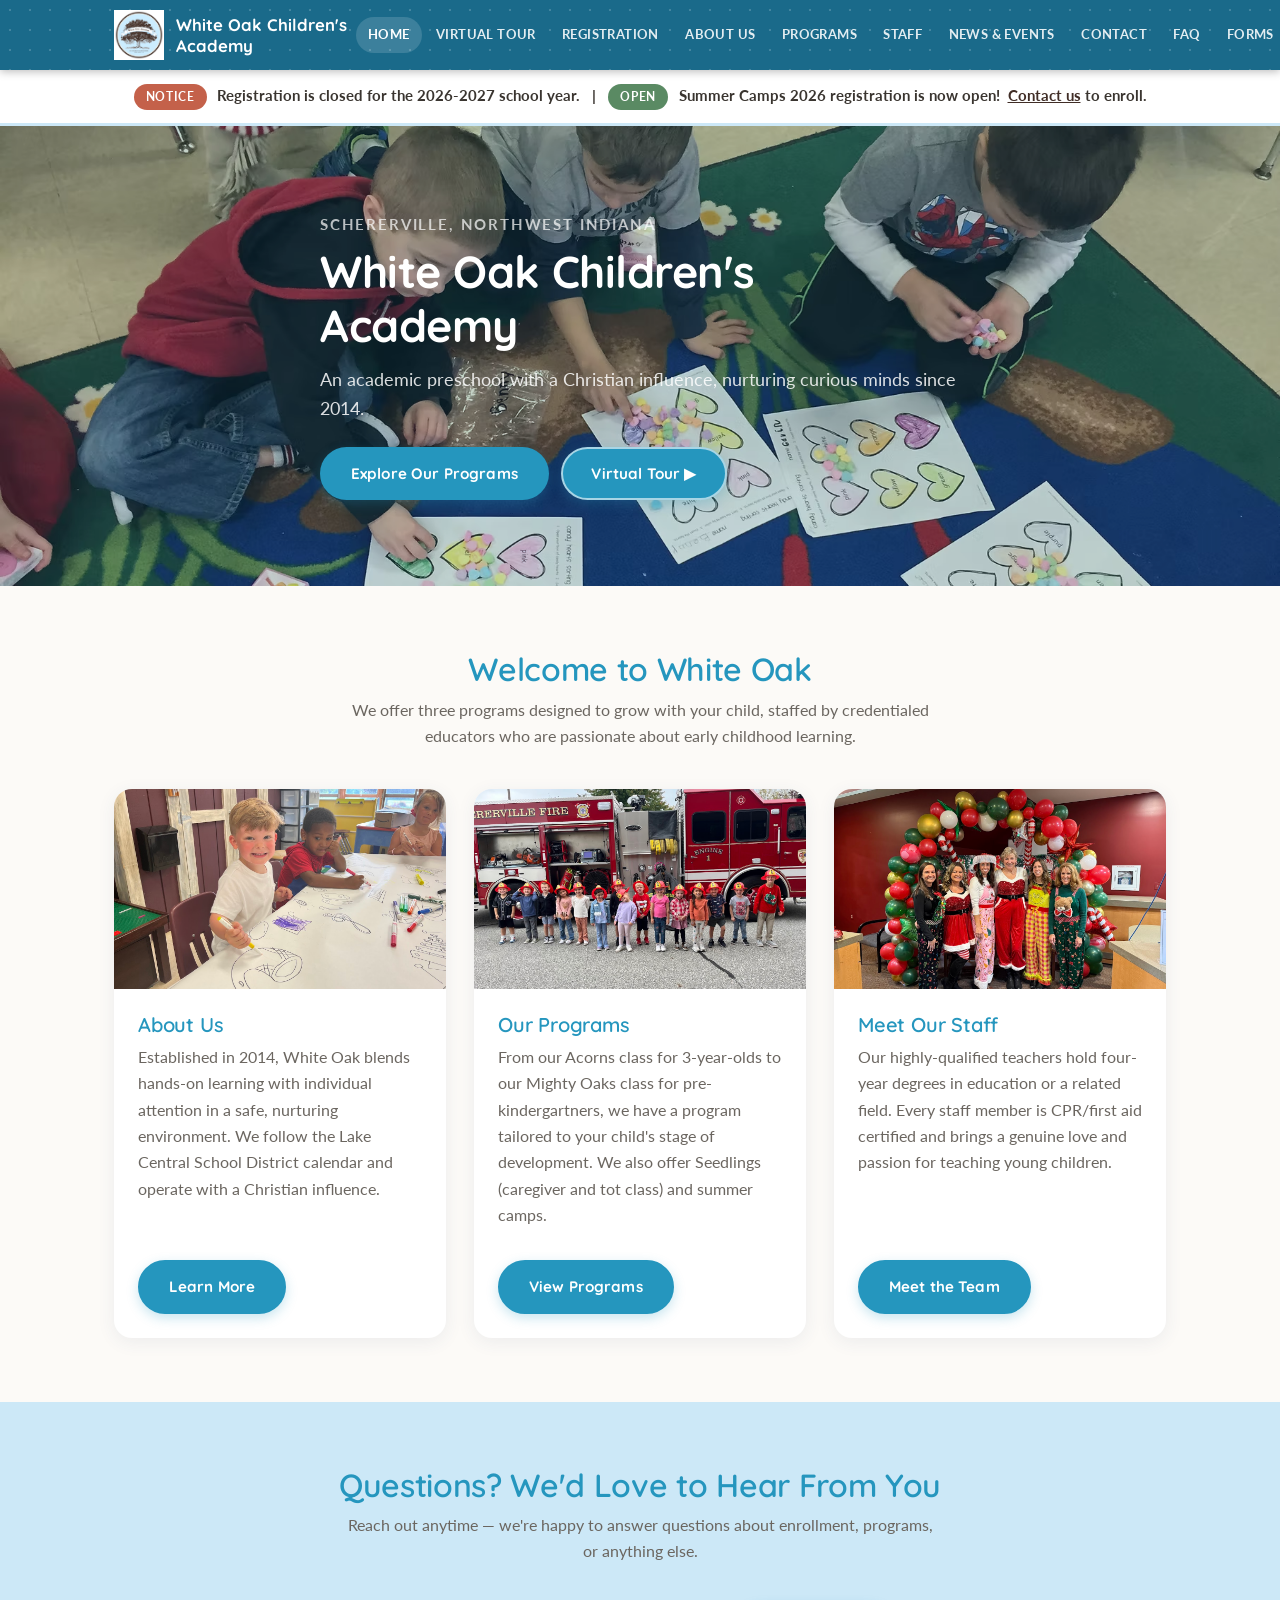
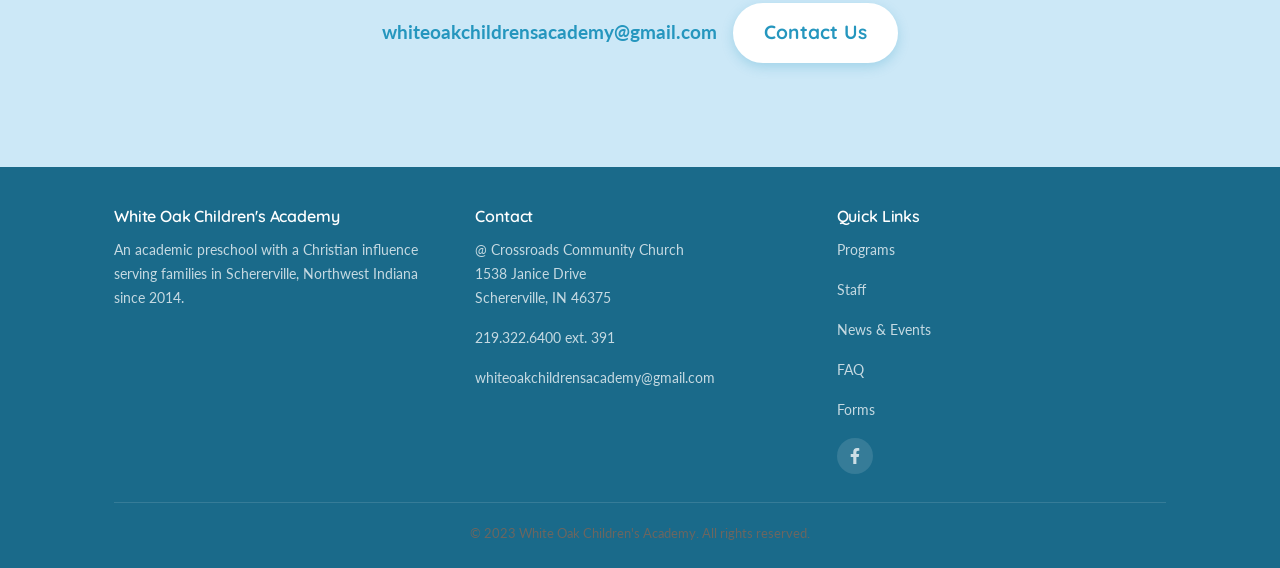
<file: index.html>
<!DOCTYPE html>
<html lang="en">
<head>
  <meta charset="UTF-8" />
  <meta name="viewport" content="width=device-width, initial-scale=1.0" />
  <title>White Oak Children's Academy — Schererville, IN</title>
  <meta name="description" content="White Oak Children's Academy is an academic preschool with a Christian influence serving families in Schererville, Northwest Indiana since 2014." />
  <link rel="stylesheet" href="css/styles.css" />
</head>
<body>

  <!-- HEADER -->
  <header class="site-header">
    <div class="container header-inner">
      <a href="index.html" class="logo-link">
        <img src="images/logo.jpg" alt="White Oak Children's Academy logo" class="logo-img"
             onerror="this.style.display='none'" />
        <span class="logo-text">White Oak Children's Academy</span>
      </a>
      <nav class="primary-nav" aria-label="Main navigation">
        <a href="index.html">Home</a>
        <a href="https://youtu.be/olmir94_Q6E" target="_blank" rel="noopener">Virtual Tour</a>
        <a href="registration.pdf" target="_blank">Registration</a>
        <a href="about.html">About Us</a>
        <a href="programs.html">Programs</a>
        <a href="staff.html">Staff</a>
        <a href="news-events.html">News &amp; Events</a>
        <a href="contact.html">Contact</a>
        <a href="faq.html">FAQ</a>
        <a href="faq-forms.html">Forms</a>
      </nav>
      <button class="hamburger" aria-label="Toggle menu" aria-expanded="false">
        <span></span><span></span><span></span>
      </button>
    </div>
    <nav class="mobile-nav" aria-label="Mobile navigation">
      <a href="index.html">Home</a>
      <a href="https://youtu.be/olmir94_Q6E" target="_blank" rel="noopener">Virtual Tour</a>
      <a href="registration.pdf" target="_blank">Registration</a>
      <a href="about.html">About Us</a>
      <a href="programs.html">Programs</a>
      <a href="staff.html">Staff</a>
      <a href="news-events.html">News &amp; Events</a>
      <a href="contact.html">Contact</a>
      <a href="faq.html">FAQ</a>
      <a href="faq-forms.html">Forms</a>
    </nav>
  </header>

  <!-- ANNOUNCEMENT BANNER -->
  <div class="announcement-banner">
    <p>
      <span class="tag tag-notice">Notice</span>
      Registration is <strong>closed</strong> for the 2026-2027 school year.
      &nbsp;&nbsp;|&nbsp;&nbsp;
      <span class="tag tag-open">Open</span>
      Summer Camps 2026 registration is <strong>now open!</strong>
      &nbsp;<a href="contact.html" style="color:#402d26;text-decoration:underline;">Contact us</a> to enroll.
    </p>
  </div>

  <!-- HERO -->
  <section class="hero">
    <img src="images/hero/home-hero.avif" alt="Children learning at White Oak Children's Academy" class="hero-bg" />
    <div class="container">
      <div class="hero-content">
        <p class="tagline">Schererville, Northwest Indiana</p>
        <h1>White Oak Children's Academy</h1>
        <p>An academic preschool with a Christian influence, nurturing curious minds since 2014.</p>
        <a href="programs.html" class="btn btn-primary">Explore Our Programs</a>
        &nbsp;
        <a href="https://youtu.be/olmir94_Q6E" target="_blank" rel="noopener" class="btn btn-outline" style="color:#fff;border-color:rgba(255,255,255,.6);">Virtual Tour &#9654;</a>
      </div>
    </div>
  </section>

  <!-- ABOUT / PROGRAMS / STAFF CARDS -->
  <section class="section">
    <div class="container">
      <div class="section-title">
        <h2>Welcome to White Oak</h2>
        <p>We offer three programs designed to grow with your child, staffed by credentialed educators who are passionate about early childhood learning.</p>
      </div>
      <div class="home-cards">

        <div class="home-card">
          <img src="images/gallery/IMG_4789.jpg" alt="White Oak classroom" class="home-card-img" />
          <div class="home-card-body">
            <h3>About Us</h3>
            <p>Established in 2014, White Oak blends hands-on learning with individual attention in a safe, nurturing environment. We follow the Lake Central School District calendar and operate with a Christian influence.</p>
            <a href="about.html" class="btn btn-outline">Learn More</a>
          </div>
        </div>

        <div class="home-card">
          <img src="images/gallery/IMG_5366.jpg" alt="White Oak programs" class="home-card-img" />
          <div class="home-card-body">
            <h3>Our Programs</h3>
            <p>From our Acorns class for 3-year-olds to our Mighty Oaks class for pre-kindergartners, we have a program tailored to your child's stage of development. We also offer Seedlings (caregiver and tot class) and summer camps.</p>
            <a href="programs.html" class="btn btn-outline">View Programs</a>
          </div>
        </div>

        <div class="home-card">
          <img src="images/gallery/IMG_3384.jpg" alt="White Oak staff and students" class="home-card-img" />
          <div class="home-card-body">
            <h3>Meet Our Staff</h3>
            <p>Our highly-qualified teachers hold four-year degrees in education or a related field. Every staff member is CPR/first aid certified and brings a genuine love and passion for teaching young children.</p>
            <a href="staff.html" class="btn btn-outline">Meet the Team</a>
          </div>
        </div>

      </div>
    </div>
  </section>

  <!-- EMAIL CTA -->
  <section class="section section-alt">
    <div class="container">
      <div class="section-title email-cta">
        <h2>Questions? We'd Love to Hear From You</h2>
        <p>Reach out anytime — we're happy to answer questions about enrollment, programs, or anything else.</p>
        <br />
        <a href="mailto:whiteoakchildrensacademy@gmail.com">whiteoakchildrensacademy@gmail.com</a>
        &nbsp;&nbsp;
        <a href="contact.html" class="btn btn-primary" style="margin-top:.75rem;background:#fff;color:#2596be;border:2px solid #fff;">Contact Us</a>
      </div>
    </div>
  </section>

  <!-- FOOTER -->
  <footer class="site-footer">
    <div class="container">
      <div class="footer-inner">
        <div class="footer-col">
          <h4>White Oak Children's Academy</h4>
          <p>An academic preschool with a Christian influence serving families in Schererville, Northwest Indiana since 2014.</p>
        </div>
        <div class="footer-col">
          <h4>Contact</h4>
          <p>@ Crossroads Community Church<br />1538 Janice Drive<br />Schererville, IN 46375</p>
          <p><a href="tel:+12193226400">219.322.6400 ext. 391</a></p>
          <p><a href="mailto:whiteoakchildrensacademy@gmail.com">whiteoakchildrensacademy@gmail.com</a></p>
        </div>
        <div class="footer-col">
          <h4>Quick Links</h4>
          <p><a href="programs.html">Programs</a></p>
          <p><a href="staff.html">Staff</a></p>
          <p><a href="news-events.html">News &amp; Events</a></p>
          <p><a href="faq.html">FAQ</a></p>
          <p><a href="faq-forms.html">Forms</a></p>
          <div class="social-links">
            <a href="https://www.facebook.com/whiteoakpreschool/" target="_blank" rel="noopener" aria-label="Facebook"><svg xmlns="http://www.w3.org/2000/svg" viewBox="0 0 320 512" width="16" height="16" fill="currentColor"><path d="M279.14 288l14.22-92.66h-88.91v-60.13c0-25.35 12.42-50.06 52.24-50.06h40.42V6.26S260.43 0 225.36 0c-73.22 0-121.08 44.38-121.08 124.72v70.62H22.89V288h81.39v224h100.17V288z"/></svg></a>
          </div>
        </div>
      </div>
      <div class="footer-bottom">
        <p>&copy; 2023 White Oak Children's Academy. All rights reserved.</p>
      </div>
    </div>
  </footer>

  <script src="js/main.js"></script>
</body>
</html>
</file>
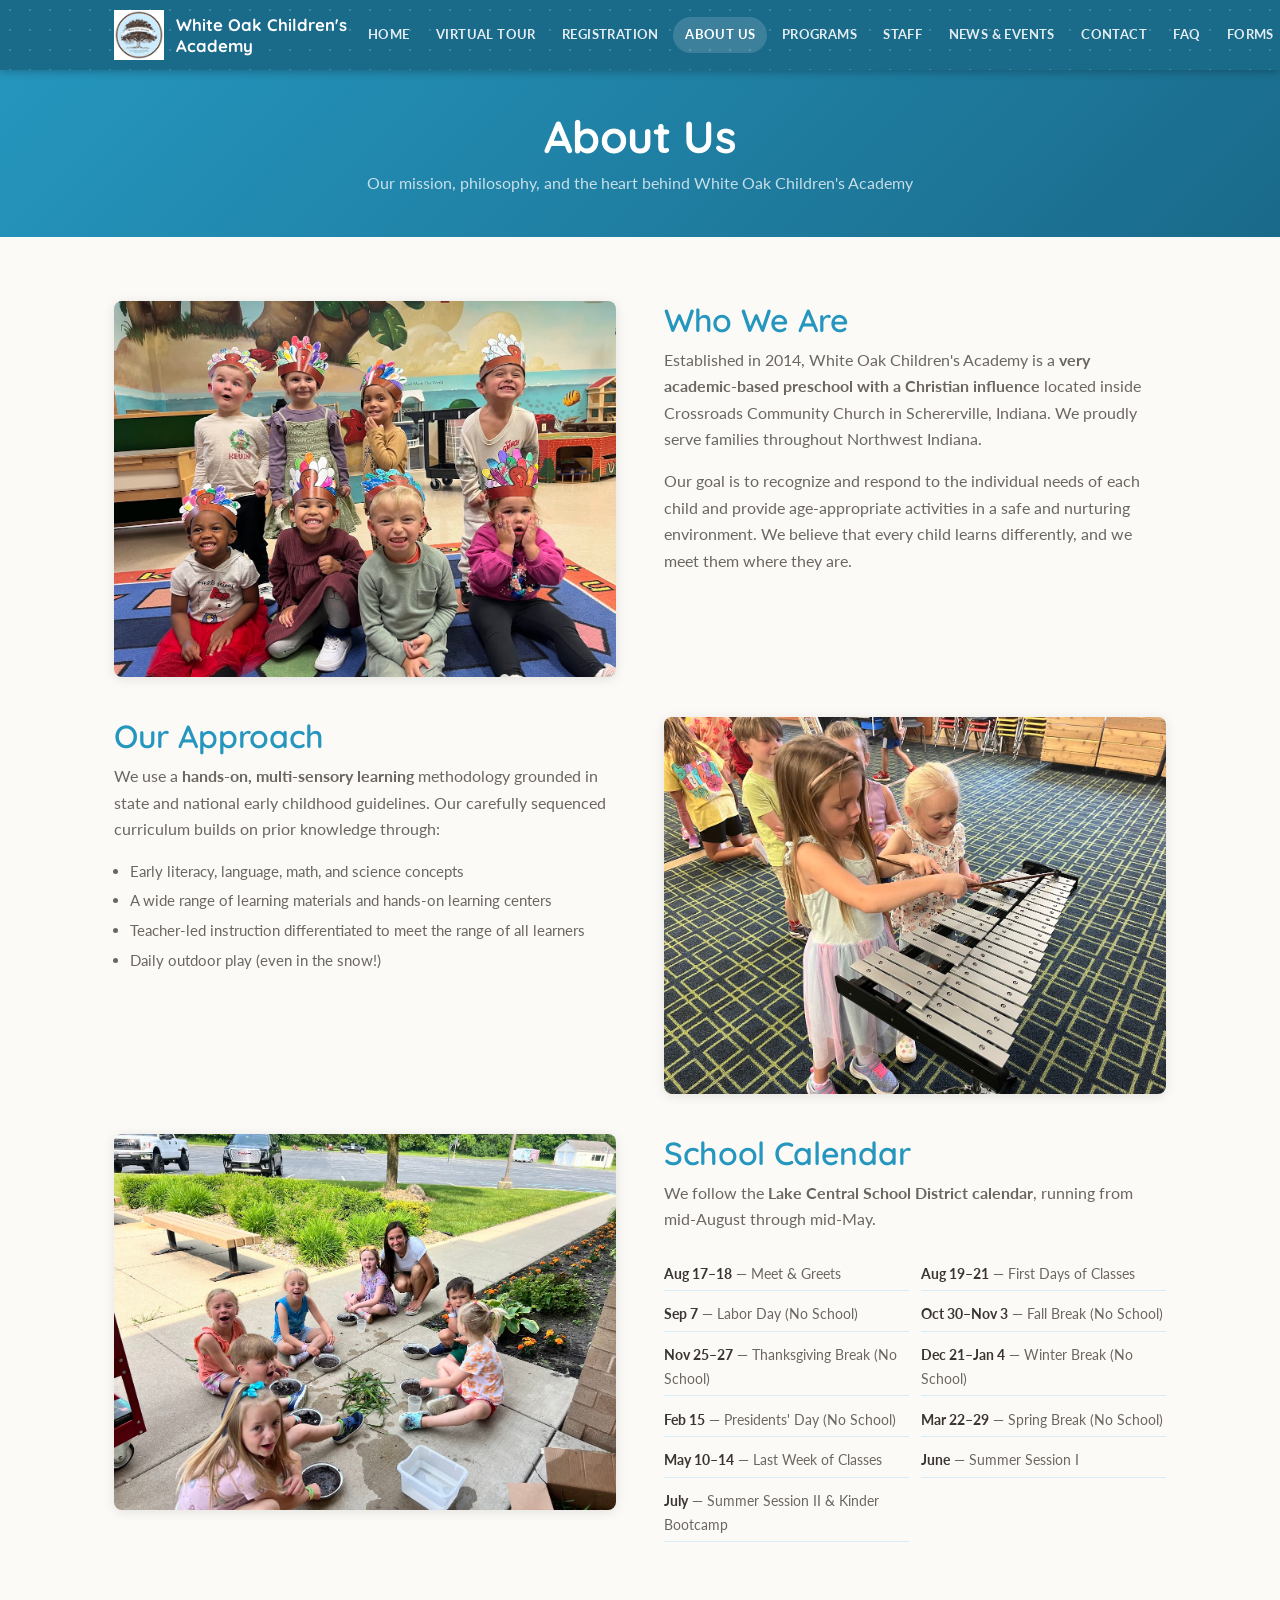
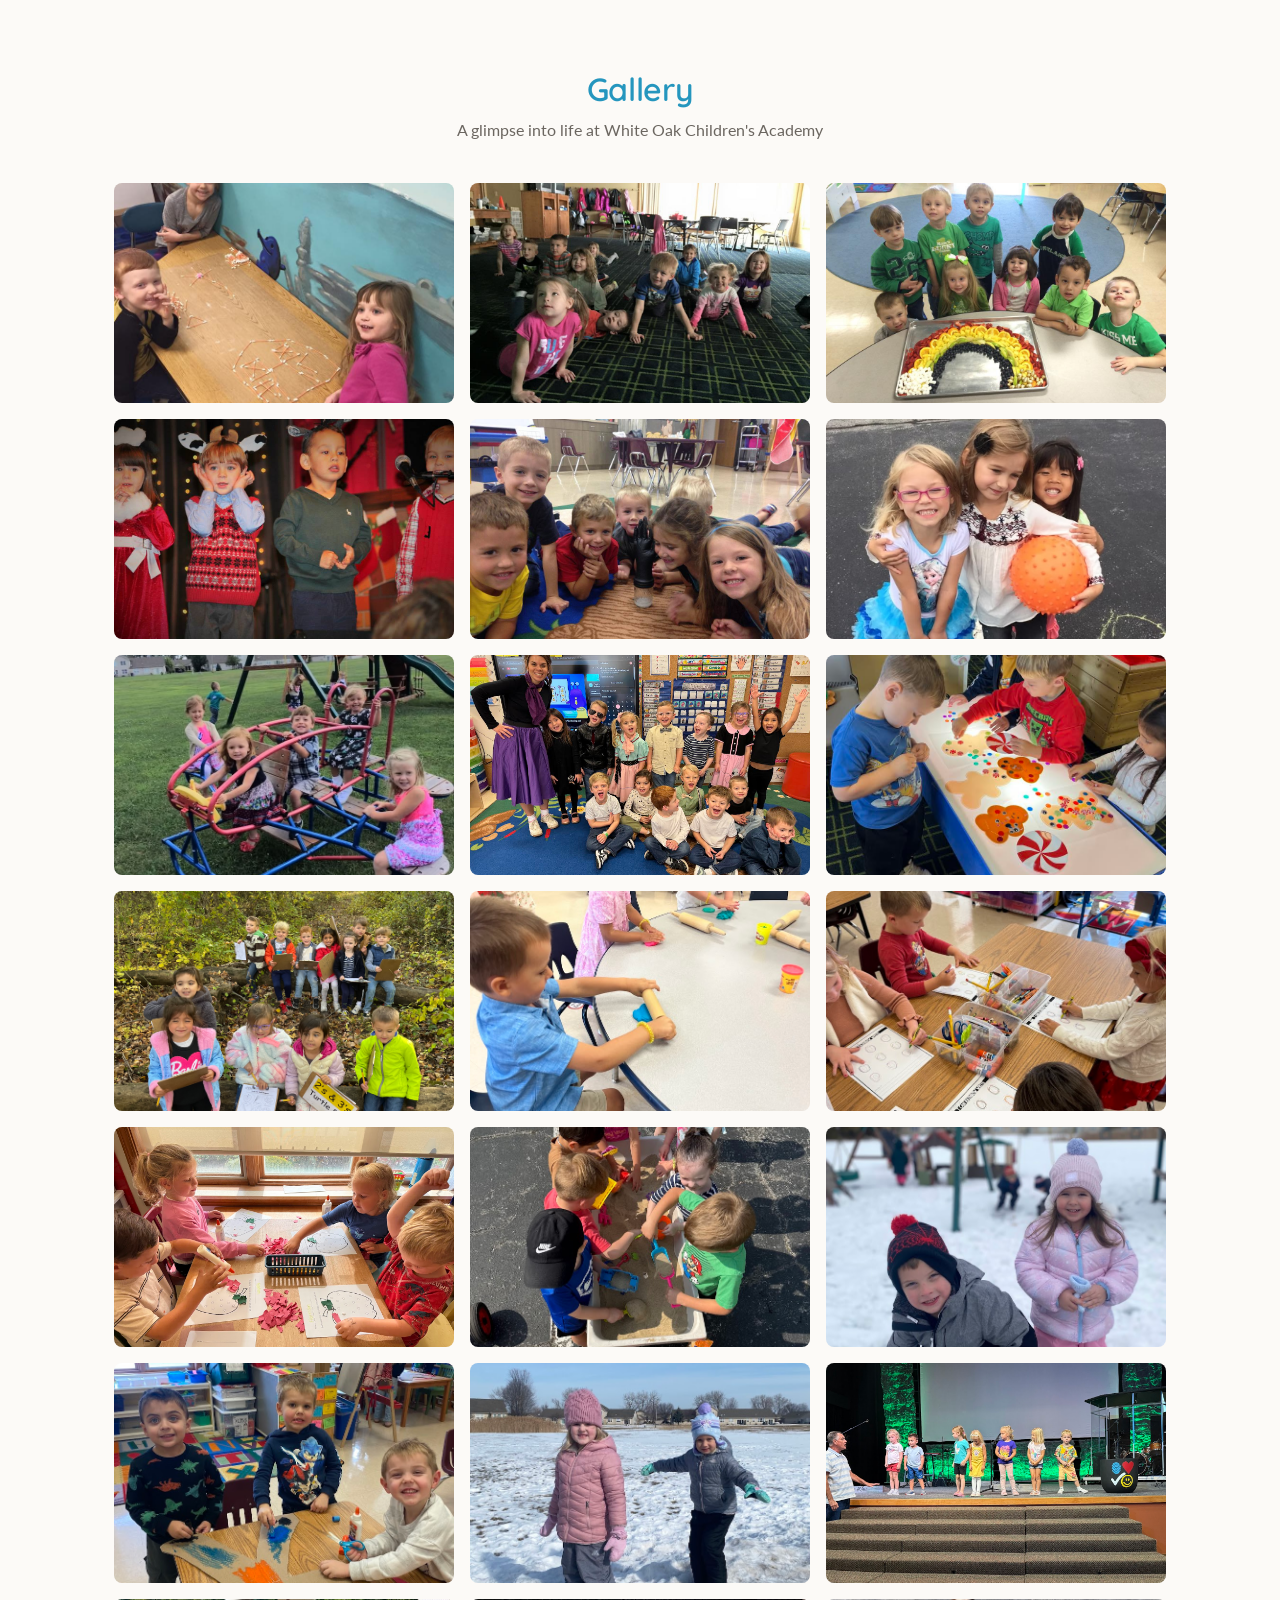
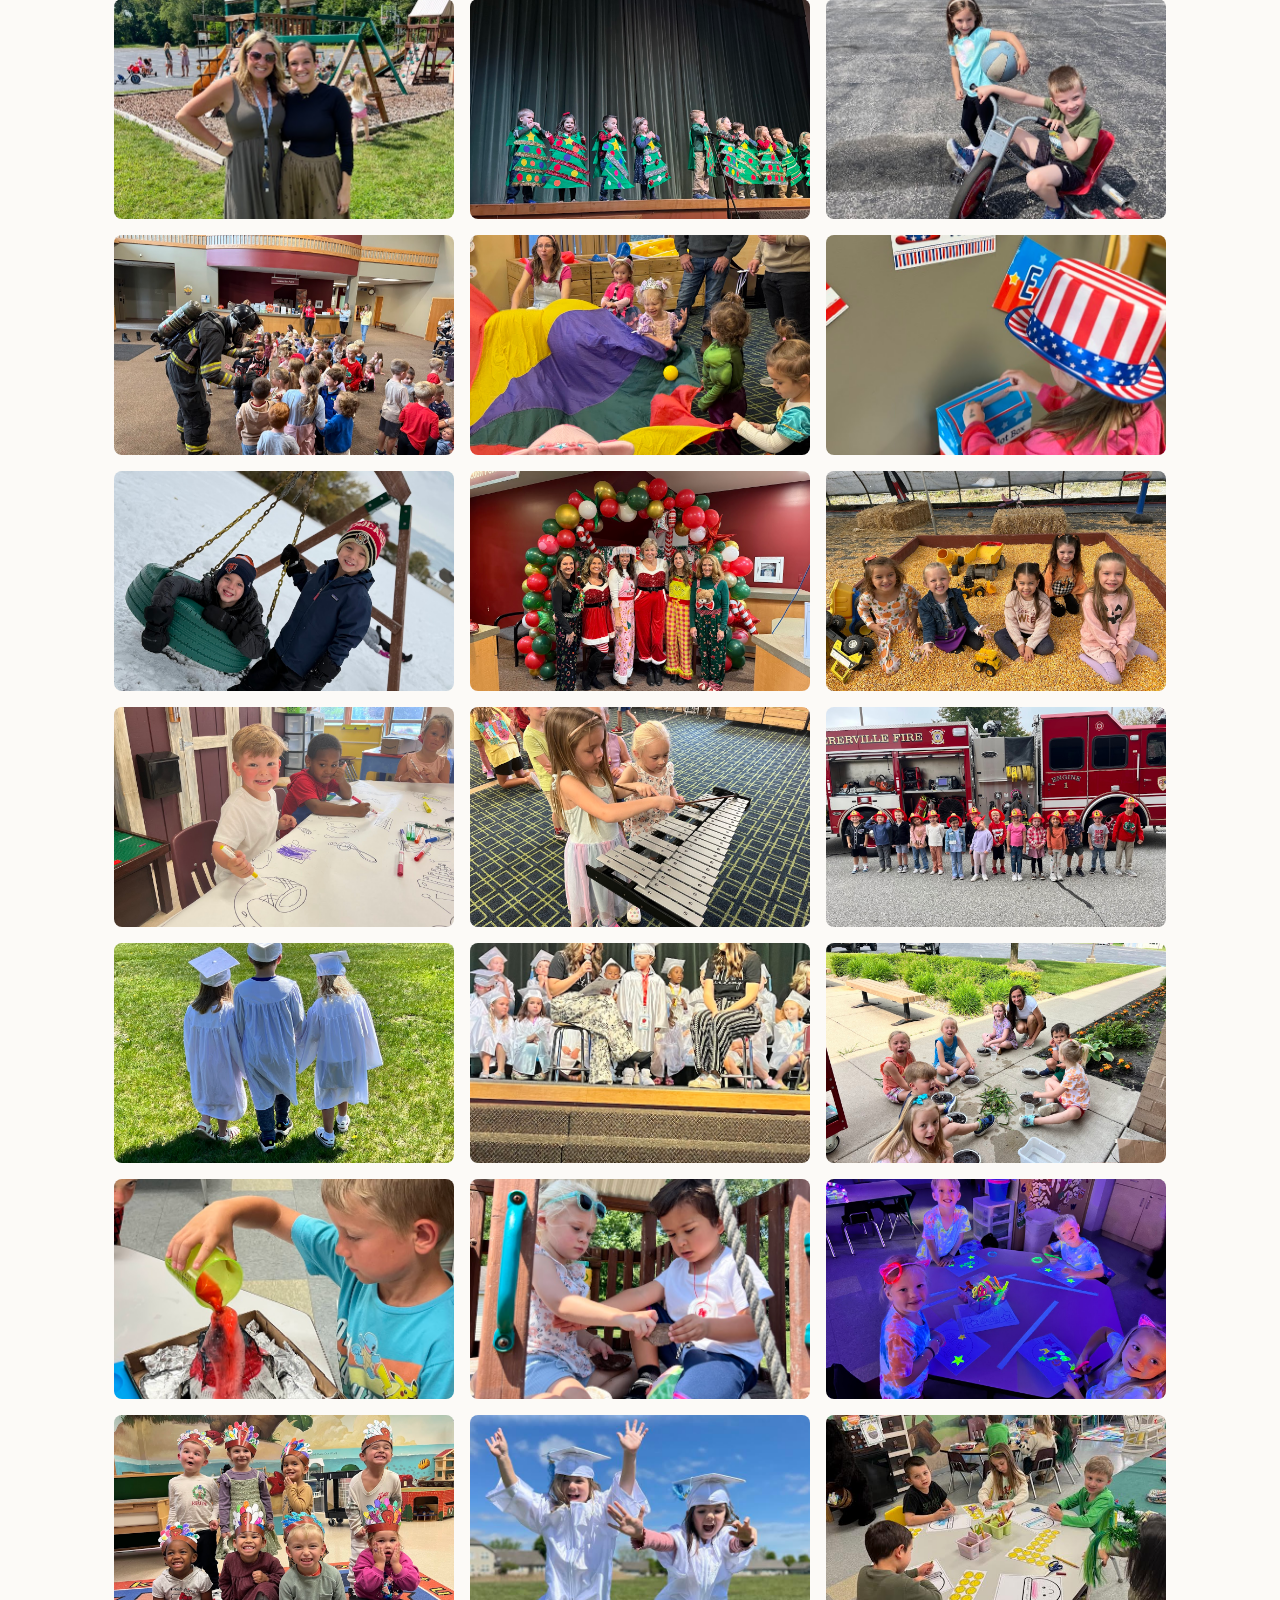
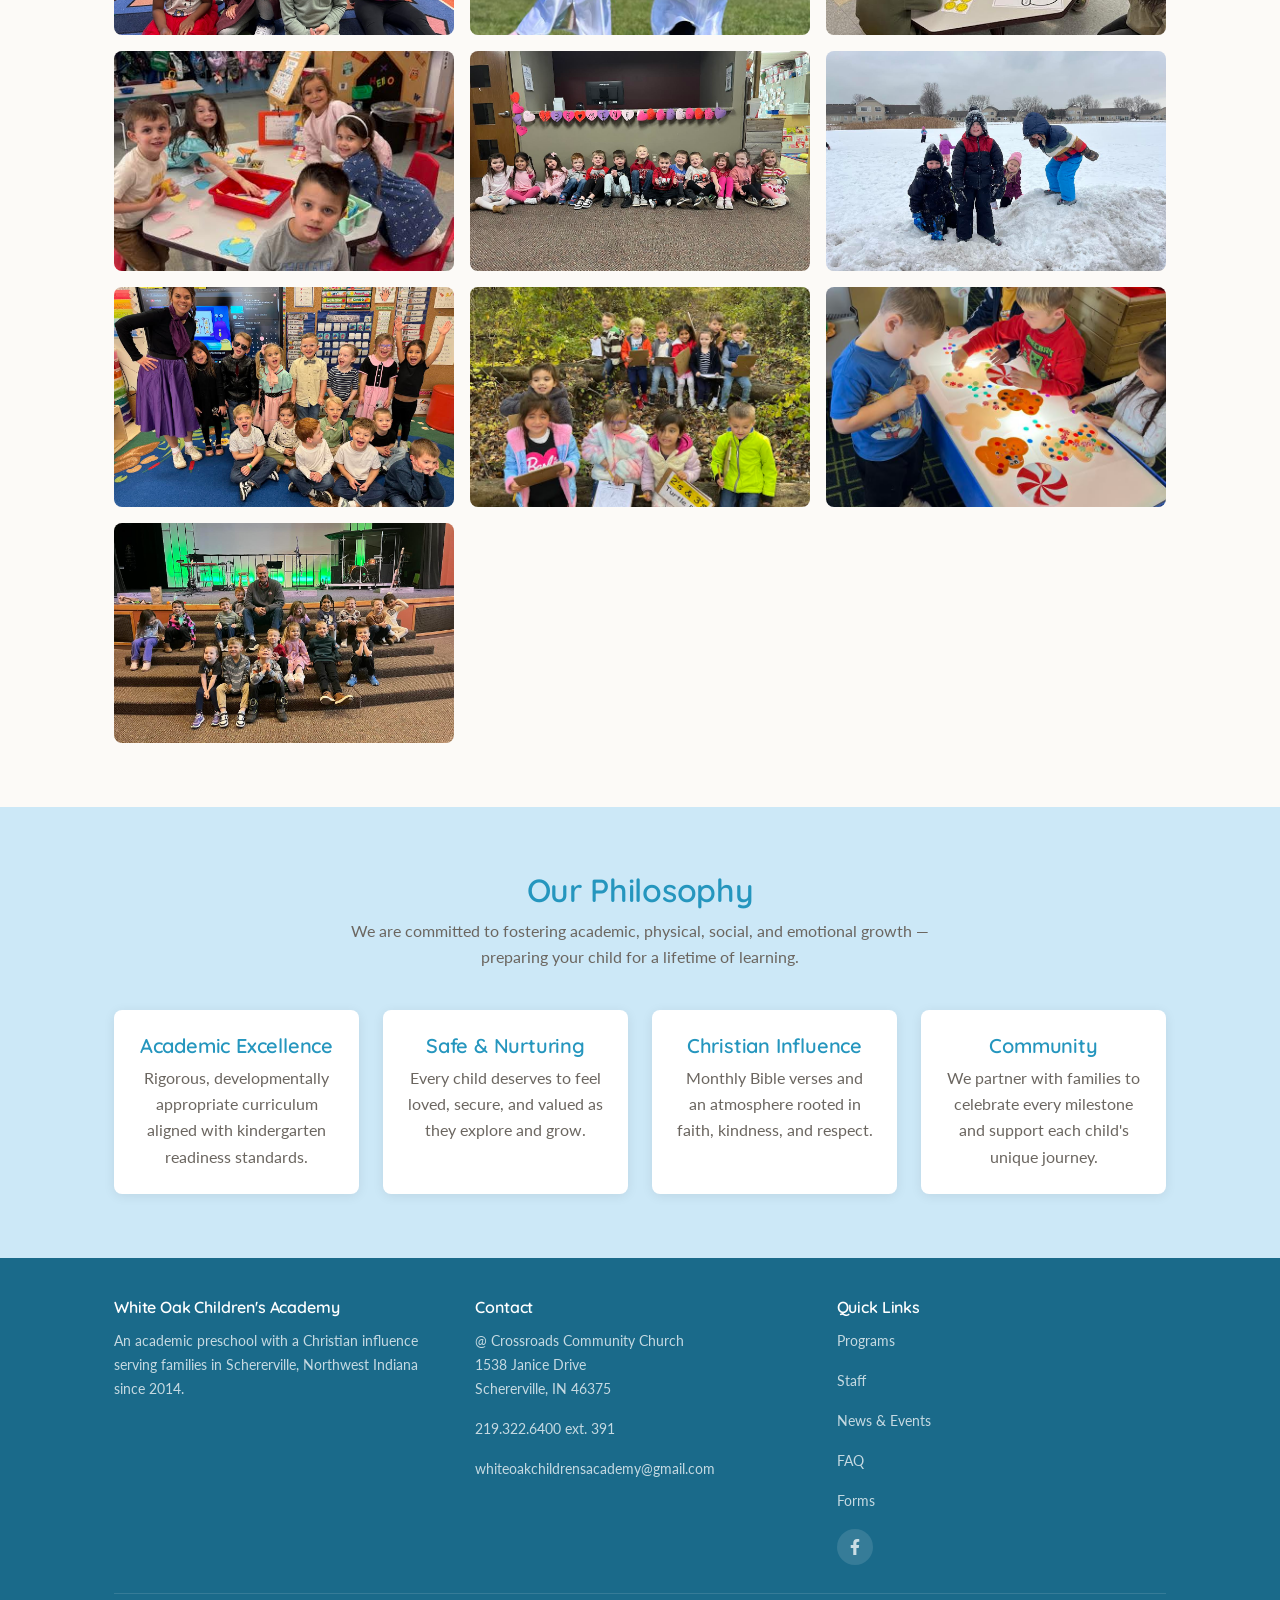
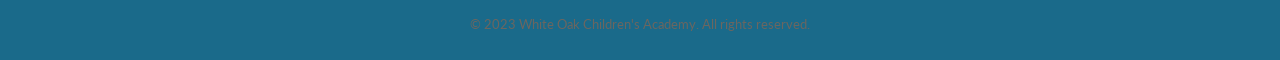
<file: about.html>
<!DOCTYPE html>
<html lang="en">
<head>
  <meta charset="UTF-8" />
  <meta name="viewport" content="width=device-width, initial-scale=1.0" />
  <title>About Us — White Oak Children's Academy</title>
  <meta name="description" content="Learn about White Oak Children's Academy — our mission, philosophy, curriculum approach, and important calendar dates." />
  <link rel="stylesheet" href="css/styles.css" />
</head>
<body>

  <!-- HEADER -->
  <header class="site-header">
    <div class="container header-inner">
      <a href="index.html" class="logo-link">
        <img src="images/logo.jpg" alt="White Oak Children's Academy logo" class="logo-img"
             onerror="this.style.display='none'" />
        <span class="logo-text">White Oak Children's Academy</span>
      </a>
      <nav class="primary-nav" aria-label="Main navigation">
        <a href="index.html">Home</a>
        <a href="https://youtu.be/olmir94_Q6E" target="_blank" rel="noopener">Virtual Tour</a>
        <a href="registration.pdf" target="_blank">Registration</a>
        <a href="about.html">About Us</a>
        <a href="programs.html">Programs</a>
        <a href="staff.html">Staff</a>
        <a href="news-events.html">News &amp; Events</a>
        <a href="contact.html">Contact</a>
        <a href="faq.html">FAQ</a>
        <a href="faq-forms.html">Forms</a>
      </nav>
      <button class="hamburger" aria-label="Toggle menu" aria-expanded="false">
        <span></span><span></span><span></span>
      </button>
    </div>
    <nav class="mobile-nav" aria-label="Mobile navigation">
      <a href="index.html">Home</a>
      <a href="https://youtu.be/olmir94_Q6E" target="_blank" rel="noopener">Virtual Tour</a>
      <a href="registration.pdf" target="_blank">Registration</a>
      <a href="about.html">About Us</a>
      <a href="programs.html">Programs</a>
      <a href="staff.html">Staff</a>
      <a href="news-events.html">News &amp; Events</a>
      <a href="contact.html">Contact</a>
      <a href="faq.html">FAQ</a>
      <a href="faq-forms.html">Forms</a>
    </nav>
  </header>

  <!-- PAGE HERO -->
  <section class="page-hero">
    <div class="container">
      <h1>About Us</h1>
      <p>Our mission, philosophy, and the heart behind White Oak Children's Academy</p>
    </div>
  </section>

  <!-- MAIN CONTENT -->
  <section class="section">
    <div class="container">
      <!-- Row 1: image left, Who We Are right -->
      <div class="about-body">
        <div>
          <img src="images/gallery/IMG_9531.jpg" alt="White Oak Children's Academy classroom"
               style="width:100%;border-radius:8px;box-shadow:0 2px 12px rgba(0,0,0,.10);" />
        </div>
        <div>
          <h2>Who We Are</h2>
          <p>Established in 2014, White Oak Children's Academy is a <strong>very academic-based preschool with a Christian influence</strong> located inside Crossroads Community Church in Schererville, Indiana. We proudly serve families throughout Northwest Indiana.</p>
          <p>Our goal is to recognize and respond to the individual needs of each child and provide age-appropriate activities in a safe and nurturing environment. We believe that every child learns differently, and we meet them where they are.</p>
        </div>
      </div>

      <!-- Row 2: Our Approach left, image right -->
      <div class="about-body" style="margin-top:2.5rem;">
        <div>
          <h2>Our Approach</h2>
          <p>We use a <strong>hands-on, multi-sensory learning</strong> methodology grounded in state and national early childhood guidelines. Our carefully sequenced curriculum builds on prior knowledge through:</p>
          <ul class="highlight-list">
            <li>Early literacy, language, math, and science concepts</li>
            <li>A wide range of learning materials and hands-on learning centers</li>
            <li>Teacher-led instruction differentiated to meet the range of all learners</li>
            <li>Daily outdoor play (even in the snow!)</li>
          </ul>
        </div>
        <div>
          <img src="images/gallery/IMG_4800.jpg" alt="Children learning at White Oak"
               style="width:100%;border-radius:8px;box-shadow:0 2px 12px rgba(0,0,0,.10);" />
        </div>
      </div>

      <!-- Row 3: image left, Staff & Calendar right -->
      <div class="about-body" style="margin-top:2.5rem;">
        <div>
          <img src="images/gallery/IMG_7673.jpg" alt="White Oak staff and students"
               style="width:100%;border-radius:8px;box-shadow:0 2px 12px rgba(0,0,0,.10);" />
        </div>
        <div>
          <h2>School Calendar</h2>
          <p>We follow the <strong>Lake Central School District calendar</strong>, running from mid-August through mid-May.</p>
          <div class="calendar-dates">
            <ul>
              <li><strong>Aug 17–18</strong> — Meet &amp; Greets</li>
              <li><strong>Aug 19–21</strong> — First Days of Classes</li>
              <li><strong>Sep 7</strong> — Labor Day (No School)</li>
              <li><strong>Oct 30–Nov 3</strong> — Fall Break (No School)</li>
              <li><strong>Nov 25–27</strong> — Thanksgiving Break (No School)</li>
              <li><strong>Dec 21–Jan 4</strong> — Winter Break (No School)</li>
              <li><strong>Feb 15</strong> — Presidents' Day (No School)</li>
              <li><strong>Mar 22–29</strong> — Spring Break (No School)</li>
              <li><strong>May 10–14</strong> — Last Week of Classes</li>
              <li><strong>June</strong> — Summer Session I</li>
              <li><strong>July</strong> — Summer Session II &amp; Kinder Bootcamp</li>
            </ul>
          </div>
        </div>
      </div>
    </div>
  </section>

  <!-- GALLERY -->
  <section class="section">
    <div class="container">
      <div class="section-title">
        <h2>Gallery</h2>
        <p>A glimpse into life at White Oak Children's Academy</p>
      </div>
      <div style="display:grid;grid-template-columns:repeat(auto-fill,minmax(280px,1fr));gap:1rem;">
        <img src="images/gallery/gallery-01.jpg" alt="White Oak classroom activity" style="width:100%;height:220px;object-fit:cover;border-radius:8px;" />
        <img src="images/gallery/gallery-03.jpg" alt="White Oak classroom activity" style="width:100%;height:220px;object-fit:cover;border-radius:8px;" />
        <img src="images/gallery/gallery-05.jpg" alt="White Oak classroom activity" style="width:100%;height:220px;object-fit:cover;border-radius:8px;" />
        <img src="images/gallery/gallery-06.jpg" alt="White Oak classroom activity" style="width:100%;height:220px;object-fit:cover;border-radius:8px;" />
        <img src="images/gallery/gallery-07.jpg" alt="White Oak classroom activity" style="width:100%;height:220px;object-fit:cover;border-radius:8px;" />
        <img src="images/gallery/fc02df_9595e2bc1113430fbad40232019eac16.avif" alt="White Oak classroom activity" style="width:100%;height:220px;object-fit:cover;border-radius:8px;" />
        <img src="images/gallery/fc02df_eb6af269aa804a3fbab6cbd795c8c6cb.avif" alt="White Oak classroom activity" style="width:100%;height:220px;object-fit:cover;border-radius:8px;" />
        <img src="images/gallery/1.jpg" alt="White Oak classroom activity" style="width:100%;height:220px;object-fit:cover;border-radius:8px;" />
        <img src="images/gallery/1 (1).jpg" alt="White Oak classroom activity" style="width:100%;height:220px;object-fit:cover;border-radius:8px;" />
        <img src="images/gallery/image0 (11).jpeg" alt="White Oak classroom activity" style="width:100%;height:220px;object-fit:cover;border-radius:8px;" />
        <img src="images/gallery/IMG_0043 (1).jpg" alt="White Oak classroom activity" style="width:100%;height:220px;object-fit:cover;border-radius:8px;" />
        <img src="images/gallery/IMG_0442.jpg" alt="White Oak classroom activity" style="width:100%;height:220px;object-fit:cover;border-radius:8px;" />
        <img src="images/gallery/IMG_0570.jpg" alt="White Oak classroom activity" style="width:100%;height:220px;object-fit:cover;border-radius:8px;" />
        <img src="images/gallery/IMG_0655.jpg" alt="White Oak classroom activity" style="width:100%;height:220px;object-fit:cover;border-radius:8px;" />
        <img src="images/gallery/IMG_0701.jpg" alt="White Oak classroom activity" style="width:100%;height:220px;object-fit:cover;border-radius:8px;" />
        <img src="images/gallery/IMG_0833.jpg" alt="White Oak classroom activity" style="width:100%;height:220px;object-fit:cover;border-radius:8px;" />
        <img src="images/gallery/IMG_1134.jpg" alt="White Oak classroom activity" style="width:100%;height:220px;object-fit:cover;border-radius:8px;" />
        <img src="images/gallery/IMG_1177.jpg" alt="White Oak classroom activity" style="width:100%;height:220px;object-fit:cover;border-radius:8px;" />
        <img src="images/gallery/IMG_1204.jpg" alt="White Oak classroom activity" style="width:100%;height:220px;object-fit:cover;border-radius:8px;" />
        <img src="images/gallery/IMG_1553.jpg" alt="White Oak classroom activity" style="width:100%;height:220px;object-fit:cover;border-radius:8px;" />
        <img src="images/gallery/IMG_1580.jpg" alt="White Oak classroom activity" style="width:100%;height:220px;object-fit:cover;border-radius:8px;" />
        <img src="images/gallery/IMG_1740.jpg" alt="White Oak classroom activity" style="width:100%;height:220px;object-fit:cover;border-radius:8px;" />
        <img src="images/gallery/IMG_2302.jpg" alt="White Oak classroom activity" style="width:100%;height:220px;object-fit:cover;border-radius:8px;" />
        <img src="images/gallery/IMG_2411.jpg" alt="White Oak classroom activity" style="width:100%;height:220px;object-fit:cover;border-radius:8px;" />
        <img src="images/gallery/IMG_2539.jpg" alt="White Oak classroom activity" style="width:100%;height:220px;object-fit:cover;border-radius:8px;" />
        <img src="images/gallery/IMG_3384.jpg" alt="White Oak classroom activity" style="width:100%;height:220px;object-fit:cover;border-radius:8px;" />
        <img src="images/gallery/IMG_3834.jpg" alt="White Oak classroom activity" style="width:100%;height:220px;object-fit:cover;border-radius:8px;" />
        <img src="images/gallery/IMG_4789.jpg" alt="White Oak classroom activity" style="width:100%;height:220px;object-fit:cover;border-radius:8px;" />
        <img src="images/gallery/IMG_4800.jpg" alt="White Oak classroom activity" style="width:100%;height:220px;object-fit:cover;border-radius:8px;" />
        <img src="images/gallery/IMG_5366.jpg" alt="White Oak classroom activity" style="width:100%;height:220px;object-fit:cover;border-radius:8px;" />
        <img src="images/gallery/IMG_5979.jpg" alt="White Oak classroom activity" style="width:100%;height:220px;object-fit:cover;border-radius:8px;" />
        <img src="images/gallery/IMG_7058.jpg" alt="White Oak classroom activity" style="width:100%;height:220px;object-fit:cover;border-radius:8px;" />
        <img src="images/gallery/IMG_7673.jpg" alt="White Oak classroom activity" style="width:100%;height:220px;object-fit:cover;border-radius:8px;" />
        <img src="images/gallery/IMG_8851.jpg" alt="White Oak classroom activity" style="width:100%;height:220px;object-fit:cover;border-radius:8px;" />
        <img src="images/gallery/IMG_9233.jpg" alt="White Oak classroom activity" style="width:100%;height:220px;object-fit:cover;border-radius:8px;" />
        <img src="images/gallery/IMG_9314.jpg" alt="White Oak classroom activity" style="width:100%;height:220px;object-fit:cover;border-radius:8px;" />
        <img src="images/gallery/IMG_9531.jpg" alt="White Oak classroom activity" style="width:100%;height:220px;object-fit:cover;border-radius:8px;" />
        <img src="images/gallery/1 copy.jpg" alt="White Oak classroom activity" style="width:100%;height:220px;object-fit:cover;border-radius:8px;object-position:50% 15%;" />
        <img src="images/gallery/1 (1) copy.jpg" alt="White Oak classroom activity" style="width:100%;height:220px;object-fit:cover;border-radius:8px;" />
        <img src="images/gallery/1 (2).jpg" alt="White Oak classroom activity" style="width:100%;height:220px;object-fit:cover;border-radius:8px;" />
        <img src="images/gallery/1 (3).jpg" alt="White Oak classroom activity" style="width:100%;height:220px;object-fit:cover;border-radius:8px;" />
        <img src="images/gallery/1 (4).jpg" alt="White Oak classroom activity" style="width:100%;height:220px;object-fit:cover;border-radius:8px;" />
        <img src="images/gallery/1 (5).jpg" alt="White Oak classroom activity" style="width:100%;height:220px;object-fit:cover;border-radius:8px;" />
        <img src="images/gallery/1 (6).jpg" alt="White Oak classroom activity" style="width:100%;height:220px;object-fit:cover;border-radius:8px;" />
        <img src="images/gallery/1 (7).jpg" alt="White Oak classroom activity" style="width:100%;height:220px;object-fit:cover;border-radius:8px;" />
        <img src="images/gallery/1 (8).jpg" alt="White Oak classroom activity" style="width:100%;height:220px;object-fit:cover;border-radius:8px;" />
      </div>
    </div>
  </section>

  <!-- PHILOSOPHY HIGHLIGHT -->
  <section class="section section-alt">
    <div class="container">
      <div class="section-title">
        <h2>Our Philosophy</h2>
        <p>We are committed to fostering academic, physical, social, and emotional growth — preparing your child for a lifetime of learning.</p>
      </div>
      <div style="display:grid;grid-template-columns:repeat(auto-fit,minmax(220px,1fr));gap:1.5rem;margin-top:1rem;">
        <div style="background:#fff;border-radius:8px;padding:1.5rem;box-shadow:0 2px 12px rgba(0,0,0,.08);text-align:center;">
          <h3>Academic Excellence</h3>
          <p>Rigorous, developmentally appropriate curriculum aligned with kindergarten readiness standards.</p>
        </div>
        <div style="background:#fff;border-radius:8px;padding:1.5rem;box-shadow:0 2px 12px rgba(0,0,0,.08);text-align:center;">
          <h3>Safe &amp; Nurturing</h3>
          <p>Every child deserves to feel loved, secure, and valued as they explore and grow.</p>
        </div>
        <div style="background:#fff;border-radius:8px;padding:1.5rem;box-shadow:0 2px 12px rgba(0,0,0,.08);text-align:center;">
          <h3>Christian Influence</h3>
          <p>Monthly Bible verses and an atmosphere rooted in faith, kindness, and respect.</p>
        </div>
        <div style="background:#fff;border-radius:8px;padding:1.5rem;box-shadow:0 2px 12px rgba(0,0,0,.08);text-align:center;">
          <h3>Community</h3>
          <p>We partner with families to celebrate every milestone and support each child's unique journey.</p>
        </div>
      </div>
    </div>
  </section>

  <!-- FOOTER -->
  <footer class="site-footer">
    <div class="container">
      <div class="footer-inner">
        <div class="footer-col">
          <h4>White Oak Children's Academy</h4>
          <p>An academic preschool with a Christian influence serving families in Schererville, Northwest Indiana since 2014.</p>
        </div>
        <div class="footer-col">
          <h4>Contact</h4>
          <p>@ Crossroads Community Church<br />1538 Janice Drive<br />Schererville, IN 46375</p>
          <p><a href="tel:+12193226400">219.322.6400 ext. 391</a></p>
          <p><a href="mailto:whiteoakchildrensacademy@gmail.com">whiteoakchildrensacademy@gmail.com</a></p>
        </div>
        <div class="footer-col">
          <h4>Quick Links</h4>
          <p><a href="programs.html">Programs</a></p>
          <p><a href="staff.html">Staff</a></p>
          <p><a href="news-events.html">News &amp; Events</a></p>
          <p><a href="faq.html">FAQ</a></p>
          <p><a href="faq-forms.html">Forms</a></p>
          <div class="social-links">
            <a href="https://www.facebook.com/whiteoakpreschool/" target="_blank" rel="noopener" aria-label="Facebook"><svg xmlns="http://www.w3.org/2000/svg" viewBox="0 0 320 512" width="16" height="16" fill="currentColor"><path d="M279.14 288l14.22-92.66h-88.91v-60.13c0-25.35 12.42-50.06 52.24-50.06h40.42V6.26S260.43 0 225.36 0c-73.22 0-121.08 44.38-121.08 124.72v70.62H22.89V288h81.39v224h100.17V288z"/></svg></a>
          </div>
        </div>
      </div>
      <div class="footer-bottom">
        <p>&copy; 2023 White Oak Children's Academy. All rights reserved.</p>
      </div>
    </div>
  </footer>

  <script src="js/main.js"></script>
</body>
</html>
</file>
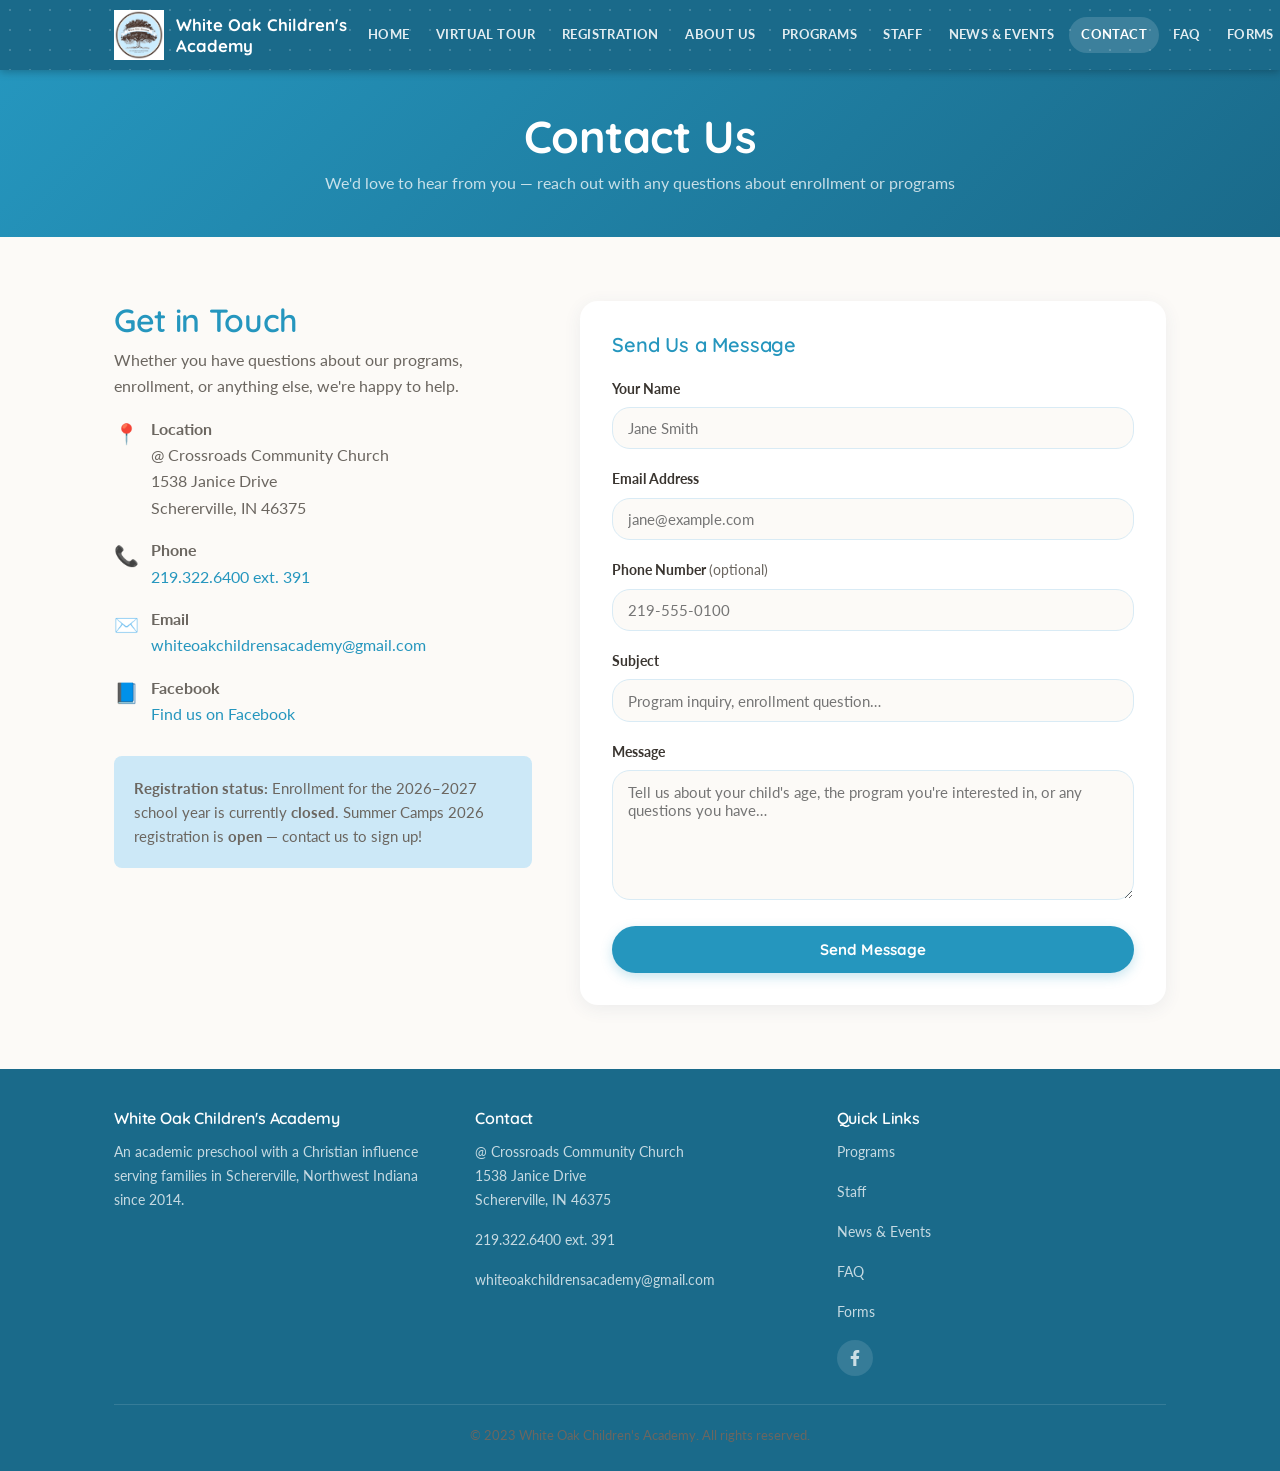
<file: contact.html>
<!DOCTYPE html>
<html lang="en">
<head>
  <meta charset="UTF-8" />
  <meta name="viewport" content="width=device-width, initial-scale=1.0" />
  <title>Contact — White Oak Children's Academy</title>
  <meta name="description" content="Contact White Oak Children's Academy in Schererville, IN. Phone: 219.322.6400 ext. 391. Email: whiteoakchildrensacademy@gmail.com" />
  <link rel="stylesheet" href="css/styles.css" />
</head>
<body>

  <!-- HEADER -->
  <header class="site-header">
    <div class="container header-inner">
      <a href="index.html" class="logo-link">
        <img src="images/logo.jpg" alt="White Oak Children's Academy logo" class="logo-img"
             onerror="this.style.display='none'" />
        <span class="logo-text">White Oak Children's Academy</span>
      </a>
      <nav class="primary-nav" aria-label="Main navigation">
        <a href="index.html">Home</a>
        <a href="https://youtu.be/olmir94_Q6E" target="_blank" rel="noopener">Virtual Tour</a>
        <a href="registration.pdf" target="_blank">Registration</a>
        <a href="about.html">About Us</a>
        <a href="programs.html">Programs</a>
        <a href="staff.html">Staff</a>
        <a href="news-events.html">News &amp; Events</a>
        <a href="contact.html">Contact</a>
        <a href="faq.html">FAQ</a>
        <a href="faq-forms.html">Forms</a>
      </nav>
      <button class="hamburger" aria-label="Toggle menu" aria-expanded="false">
        <span></span><span></span><span></span>
      </button>
    </div>
    <nav class="mobile-nav" aria-label="Mobile navigation">
      <a href="index.html">Home</a>
      <a href="https://youtu.be/olmir94_Q6E" target="_blank" rel="noopener">Virtual Tour</a>
      <a href="registration.pdf" target="_blank">Registration</a>
      <a href="about.html">About Us</a>
      <a href="programs.html">Programs</a>
      <a href="staff.html">Staff</a>
      <a href="news-events.html">News &amp; Events</a>
      <a href="contact.html">Contact</a>
      <a href="faq.html">FAQ</a>
      <a href="faq-forms.html">Forms</a>
    </nav>
  </header>

  <!-- PAGE HERO -->
  <section class="page-hero">
    <div class="container">
      <h1>Contact Us</h1>
      <p>We'd love to hear from you — reach out with any questions about enrollment or programs</p>
    </div>
  </section>

  <!-- CONTACT -->
  <section class="section">
    <div class="container">
      <div class="contact-layout">

        <!-- INFO -->
        <div class="contact-info">
          <h2>Get in Touch</h2>
          <p>Whether you have questions about our programs, enrollment, or anything else, we're happy to help.</p>

          <div class="contact-detail">
            <span class="icon">📍</span>
            <div>
              <p><strong>Location</strong></p>
              <p>@ Crossroads Community Church<br />1538 Janice Drive<br />Schererville, IN 46375</p>
            </div>
          </div>

          <div class="contact-detail">
            <span class="icon">📞</span>
            <div>
              <p><strong>Phone</strong></p>
              <p><a href="tel:+12193226400">219.322.6400 ext. 391</a></p>
            </div>
          </div>

          <div class="contact-detail">
            <span class="icon">✉️</span>
            <div>
              <p><strong>Email</strong></p>
              <p><a href="mailto:whiteoakchildrensacademy@gmail.com">whiteoakchildrensacademy@gmail.com</a></p>
            </div>
          </div>

          <div class="contact-detail">
            <span class="icon">📘</span>
            <div>
              <p><strong>Facebook</strong></p>
              <p><a href="https://www.facebook.com/whiteoakpreschool/" target="_blank" rel="noopener">Find us on Facebook</a></p>
            </div>
          </div>

          <div style="margin-top:1.75rem;background:var(--green-light);border-radius:8px;padding:1.25rem;">
            <p style="margin:0;font-size:.92rem;"><strong>Registration status:</strong> Enrollment for the 2026–2027 school year is currently <strong>closed</strong>. Summer Camps 2026 registration is <strong>open</strong> — contact us to sign up!</p>
          </div>
        </div>

        <!-- FORM -->
        <div class="contact-form">
          <h3>Send Us a Message</h3>
          <form id="contact-form" action="https://api.web3forms.com/submit" method="POST" novalidate>
            <input type="hidden" name="access_key" value="c6fc70e9-b5c3-4763-9c1c-94b37d59874e" />
            <input type="hidden" name="subject" value="New contact from White Oak website" />
            <input type="hidden" name="from_name" value="White Oak Children's Academy Website" />
            <input type="checkbox" name="botcheck" style="display:none;" tabindex="-1" autocomplete="off" />
            <div class="form-group">
              <label for="name">Your Name</label>
              <input type="text" id="name" name="name" placeholder="Jane Smith" required />
              <span class="form-error">Please enter your name.</span>
            </div>
            <div class="form-group">
              <label for="email">Email Address</label>
              <input type="email" id="email" name="email" placeholder="jane@example.com" required />
              <span class="form-error">Please enter a valid email address.</span>
            </div>
            <div class="form-group">
              <label for="phone">Phone Number <span style="font-weight:400;color:var(--text-light);">(optional)</span></label>
              <input type="tel" id="phone" name="phone" placeholder="219-555-0100" />
            </div>
            <div class="form-group">
              <label for="subject">Subject</label>
              <input type="text" id="subject" name="message_subject" placeholder="Program inquiry, enrollment question…" required />
              <span class="form-error">Please enter a subject.</span>
            </div>
            <div class="form-group">
              <label for="message">Message</label>
              <textarea id="message" name="message" placeholder="Tell us about your child's age, the program you're interested in, or any questions you have…" required></textarea>
              <span class="form-error">Please enter a message.</span>
            </div>
            <button type="submit" class="btn btn-primary" style="width:100%;">Send Message</button>
          </form>
          <div class="form-success" id="form-success">
            ✅ Your details were sent successfully! We'll be in touch soon.
          </div>
        </div>

      </div>
    </div>
  </section>

  <!-- FOOTER -->
  <footer class="site-footer">
    <div class="container">
      <div class="footer-inner">
        <div class="footer-col">
          <h4>White Oak Children's Academy</h4>
          <p>An academic preschool with a Christian influence serving families in Schererville, Northwest Indiana since 2014.</p>
        </div>
        <div class="footer-col">
          <h4>Contact</h4>
          <p>@ Crossroads Community Church<br />1538 Janice Drive<br />Schererville, IN 46375</p>
          <p><a href="tel:+12193226400">219.322.6400 ext. 391</a></p>
          <p><a href="mailto:whiteoakchildrensacademy@gmail.com">whiteoakchildrensacademy@gmail.com</a></p>
        </div>
        <div class="footer-col">
          <h4>Quick Links</h4>
          <p><a href="programs.html">Programs</a></p>
          <p><a href="staff.html">Staff</a></p>
          <p><a href="news-events.html">News &amp; Events</a></p>
          <p><a href="faq.html">FAQ</a></p>
          <p><a href="faq-forms.html">Forms</a></p>
          <div class="social-links">
            <a href="https://www.facebook.com/whiteoakpreschool/" target="_blank" rel="noopener" aria-label="Facebook"><svg xmlns="http://www.w3.org/2000/svg" viewBox="0 0 320 512" width="16" height="16" fill="currentColor"><path d="M279.14 288l14.22-92.66h-88.91v-60.13c0-25.35 12.42-50.06 52.24-50.06h40.42V6.26S260.43 0 225.36 0c-73.22 0-121.08 44.38-121.08 124.72v70.62H22.89V288h81.39v224h100.17V288z"/></svg></a>
          </div>
        </div>
      </div>
      <div class="footer-bottom">
        <p>&copy; 2023 White Oak Children's Academy. All rights reserved.</p>
      </div>
    </div>
  </footer>

  <script src="js/main.js"></script>
</body>
</html>
</file>
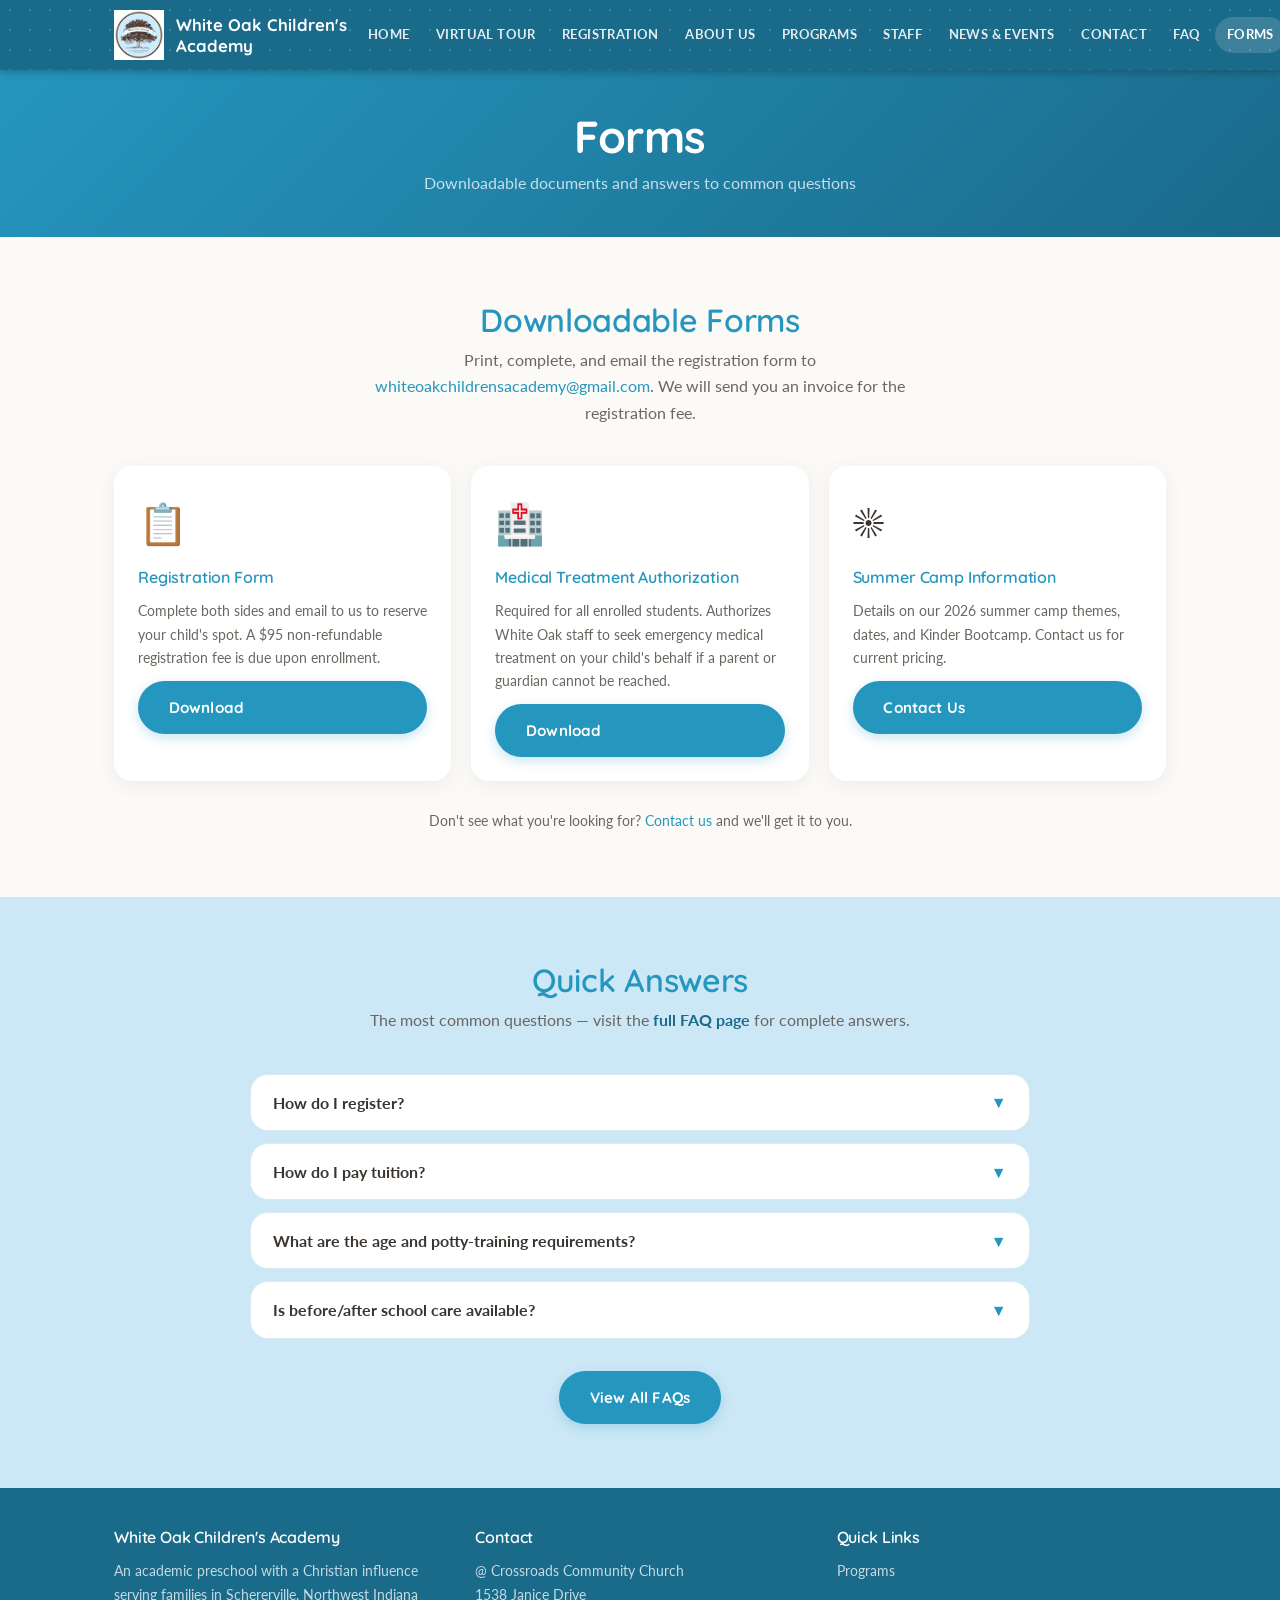
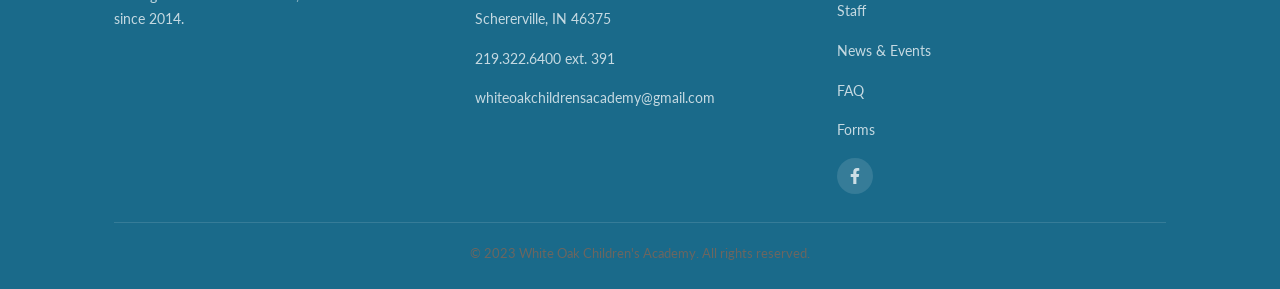
<file: faq-forms.html>
<!DOCTYPE html>
<html lang="en">
<head>
  <meta charset="UTF-8" />
  <meta name="viewport" content="width=device-width, initial-scale=1.0" />
  <title>Forms — White Oak Children's Academy</title>
  <meta name="description" content="Download enrollment forms, the school calendar, and other documents from White Oak Children's Academy." />
  <link rel="stylesheet" href="css/styles.css" />
</head>
<body>

  <!-- HEADER -->
  <header class="site-header">
    <div class="container header-inner">
      <a href="index.html" class="logo-link">
        <img src="images/logo.jpg" alt="White Oak Children's Academy logo" class="logo-img"
             onerror="this.style.display='none'" />
        <span class="logo-text">White Oak Children's Academy</span>
      </a>
      <nav class="primary-nav" aria-label="Main navigation">
        <a href="index.html">Home</a>
        <a href="https://youtu.be/olmir94_Q6E" target="_blank" rel="noopener">Virtual Tour</a>
        <a href="registration.pdf" target="_blank">Registration</a>
        <a href="about.html">About Us</a>
        <a href="programs.html">Programs</a>
        <a href="staff.html">Staff</a>
        <a href="news-events.html">News &amp; Events</a>
        <a href="contact.html">Contact</a>
        <a href="faq.html">FAQ</a>
        <a href="faq-forms.html">Forms</a>
      </nav>
      <button class="hamburger" aria-label="Toggle menu" aria-expanded="false">
        <span></span><span></span><span></span>
      </button>
    </div>
    <nav class="mobile-nav" aria-label="Mobile navigation">
      <a href="index.html">Home</a>
      <a href="https://youtu.be/olmir94_Q6E" target="_blank" rel="noopener">Virtual Tour</a>
      <a href="registration.pdf" target="_blank">Registration</a>
      <a href="about.html">About Us</a>
      <a href="programs.html">Programs</a>
      <a href="staff.html">Staff</a>
      <a href="news-events.html">News &amp; Events</a>
      <a href="contact.html">Contact</a>
      <a href="faq.html">FAQ</a>
      <a href="faq-forms.html">Forms</a>
    </nav>
  </header>

  <!-- PAGE HERO -->
  <section class="page-hero">
    <div class="container">
      <h1>Forms</h1>
      <p>Downloadable documents and answers to common questions</p>
    </div>
  </section>

  <!-- FORMS -->
  <section class="section">
    <div class="container">

      <div class="section-title">
        <h2>Downloadable Forms</h2>
        <p>Print, complete, and email the registration form to <a href="mailto:whiteoakchildrensacademy@gmail.com" style="color:var(--green-mid);">whiteoakchildrensacademy@gmail.com</a>. We will send you an invoice for the registration fee.</p>
      </div>

      <div class="forms-grid">

        <div class="form-download-card">
          <div class="icon">📋</div>
          <h3>Registration Form</h3>
          <p>Complete both sides and email to us to reserve your child's spot. A $95 non-refundable registration fee is due upon enrollment.</p>
          <a href="registration.pdf" target="_blank" class="btn btn-primary">Download</a>
        </div>

        <div class="form-download-card">
          <div class="icon">🏥</div>
          <h3>Medical Treatment Authorization</h3>
          <p>Required for all enrolled students. Authorizes White Oak staff to seek emergency medical treatment on your child's behalf if a parent or guardian cannot be reached.</p>
          <a href="medical-treatment-authorization.pdf" target="_blank" class="btn btn-primary">Download</a>
        </div>

        <div class="form-download-card">
          <div class="icon">☀️</div>
          <h3>Summer Camp Information</h3>
          <p>Details on our 2026 summer camp themes, dates, and Kinder Bootcamp. Contact us for current pricing.</p>
          <a href="contact.html" class="btn btn-outline">Contact Us</a>
        </div>

      </div>

      <p style="text-align:center;margin-top:1.75rem;font-size:.9rem;color:var(--text-light);">
        Don't see what you're looking for? <a href="contact.html" style="color:var(--green-mid);">Contact us</a> and we'll get it to you.
      </p>

    </div>
  </section>

  <!-- FAQ SUMMARY -->
  <section class="section section-alt">
    <div class="container">
      <div class="section-title">
        <h2>Quick Answers</h2>
        <p>The most common questions — visit the <a href="faq.html" style="color:var(--green-dark);font-weight:700;">full FAQ page</a> for complete answers.</p>
      </div>

      <div class="faq-list">

        <div class="faq-item">
          <button class="faq-question" aria-expanded="false">
            How do I register?
            <span class="faq-chevron">&#9660;</span>
          </button>
          <div class="faq-answer" role="region">
            <div class="faq-answer-inner">
              Download the registration form above, complete both sides, and email it to <a href="mailto:whiteoakchildrensacademy@gmail.com" style="color:var(--green-mid);">whiteoakchildrensacademy@gmail.com</a>. We will send you an invoice for the $95 non-refundable registration fee to hold your spot.
            </div>
          </div>
        </div>

        <div class="faq-item">
          <button class="faq-question" aria-expanded="false">
            How do I pay tuition?
            <span class="faq-chevron">&#9660;</span>
          </button>
          <div class="faq-answer" role="region">
            <div class="faq-answer-inner">
              Monthly tuition invoices are emailed to families and are due by the 15th of each month (August through April). We accept checks and ACH bank transfers. Credit cards are not accepted.
            </div>
          </div>
        </div>

        <div class="faq-item">
          <button class="faq-question" aria-expanded="false">
            What are the age and potty-training requirements?
            <span class="faq-chevron">&#9660;</span>
          </button>
          <div class="faq-answer" role="region">
            <div class="faq-answer-inner">
              October 1st is the birthdate cutoff. Acorns requires age 3, Oaks requires age 4, and Mighty Oaks accepts children who are 5 or turning 5 by December 31st. All students in Acorns, Oaks, and Mighty Oaks must be 100% potty-trained.
            </div>
          </div>
        </div>

        <div class="faq-item">
          <button class="faq-question" aria-expanded="false">
            Is before/after school care available?
            <span class="faq-chevron">&#9660;</span>
          </button>
          <div class="faq-answer" role="region">
            <div class="faq-answer-inner">
              No. White Oak does not offer before or after school care. We focus exclusively on our academic school-day programs.
            </div>
          </div>
        </div>

      </div>

      <div style="text-align:center;margin-top:2rem;">
        <a href="faq.html" class="btn btn-primary">View All FAQs</a>
      </div>
    </div>
  </section>

  <!-- FOOTER -->
  <footer class="site-footer">
    <div class="container">
      <div class="footer-inner">
        <div class="footer-col">
          <h4>White Oak Children's Academy</h4>
          <p>An academic preschool with a Christian influence serving families in Schererville, Northwest Indiana since 2014.</p>
        </div>
        <div class="footer-col">
          <h4>Contact</h4>
          <p>@ Crossroads Community Church<br />1538 Janice Drive<br />Schererville, IN 46375</p>
          <p><a href="tel:+12193226400">219.322.6400 ext. 391</a></p>
          <p><a href="mailto:whiteoakchildrensacademy@gmail.com">whiteoakchildrensacademy@gmail.com</a></p>
        </div>
        <div class="footer-col">
          <h4>Quick Links</h4>
          <p><a href="programs.html">Programs</a></p>
          <p><a href="staff.html">Staff</a></p>
          <p><a href="news-events.html">News &amp; Events</a></p>
          <p><a href="faq.html">FAQ</a></p>
          <p><a href="faq-forms.html">Forms</a></p>
          <div class="social-links">
            <a href="https://www.facebook.com/whiteoakpreschool/" target="_blank" rel="noopener" aria-label="Facebook"><svg xmlns="http://www.w3.org/2000/svg" viewBox="0 0 320 512" width="16" height="16" fill="currentColor"><path d="M279.14 288l14.22-92.66h-88.91v-60.13c0-25.35 12.42-50.06 52.24-50.06h40.42V6.26S260.43 0 225.36 0c-73.22 0-121.08 44.38-121.08 124.72v70.62H22.89V288h81.39v224h100.17V288z"/></svg></a>
          </div>
        </div>
      </div>
      <div class="footer-bottom">
        <p>&copy; 2023 White Oak Children's Academy. All rights reserved.</p>
      </div>
    </div>
  </footer>

  <script src="js/main.js"></script>
</body>
</html>
</file>
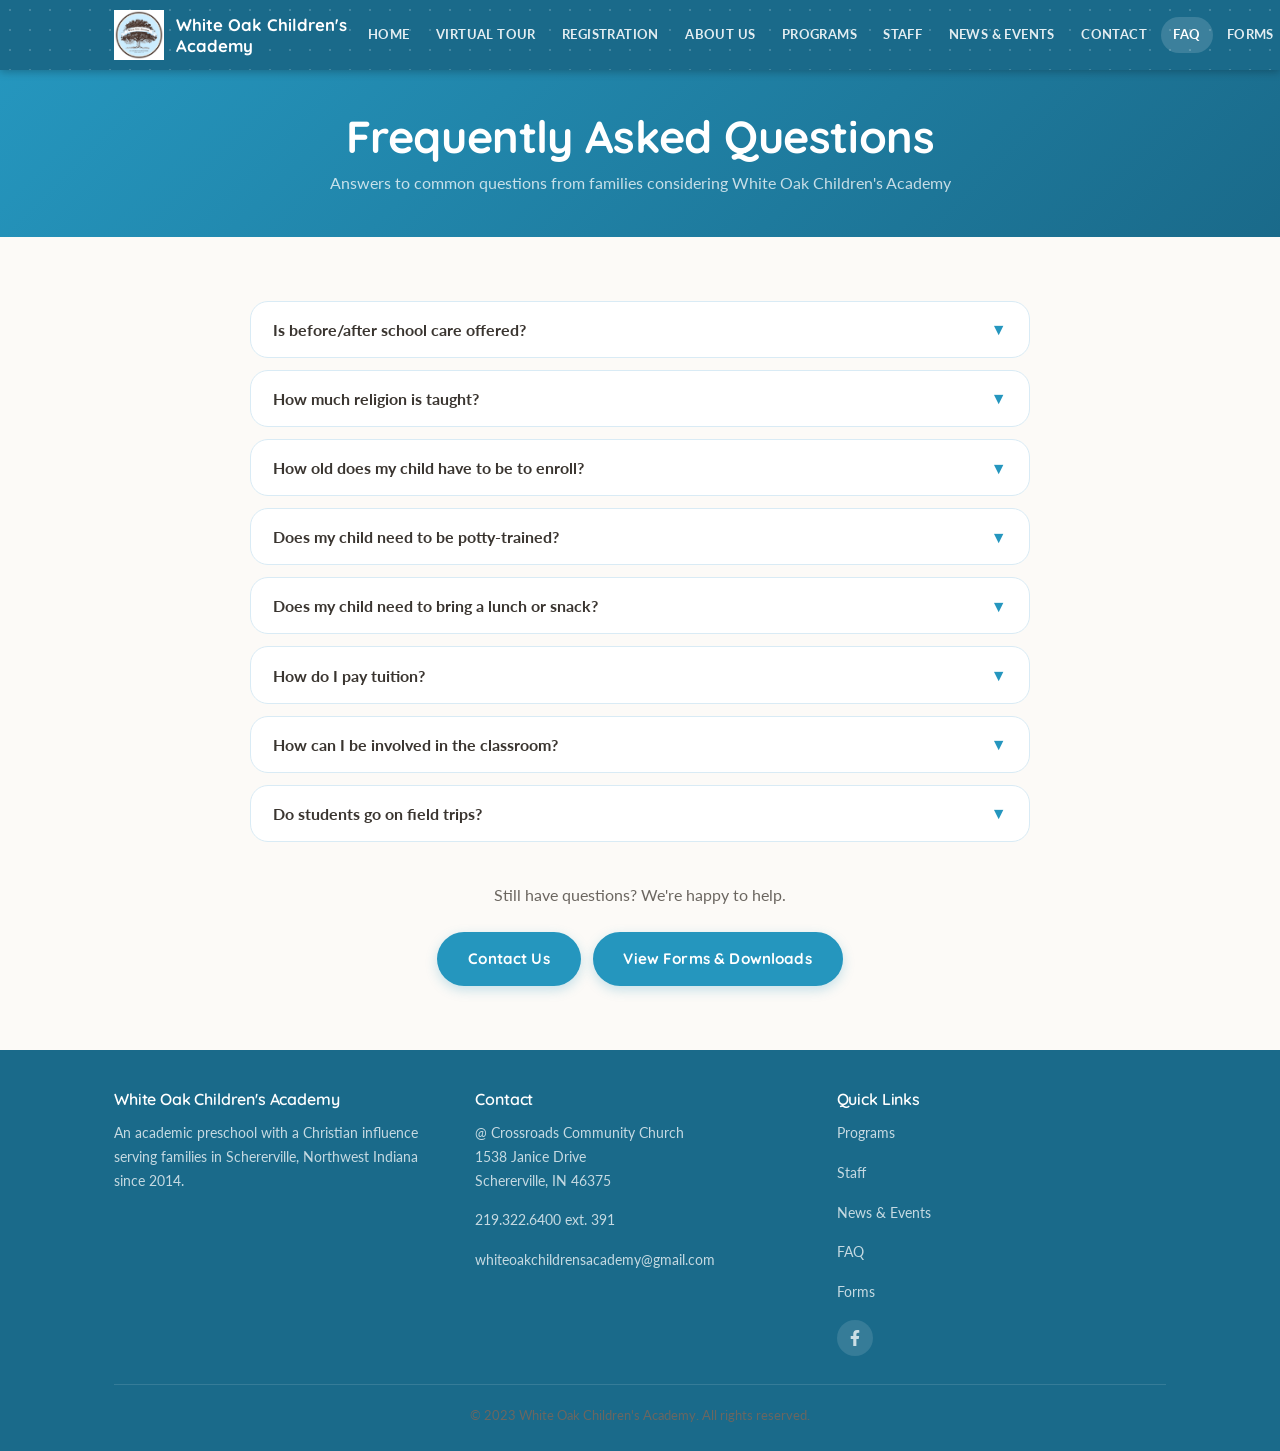
<file: faq.html>
<!DOCTYPE html>
<html lang="en">
<head>
  <meta charset="UTF-8" />
  <meta name="viewport" content="width=device-width, initial-scale=1.0" />
  <title>FAQ — White Oak Children's Academy</title>
  <meta name="description" content="Frequently asked questions about White Oak Children's Academy — enrollment, policies, tuition, and more." />
  <link rel="stylesheet" href="css/styles.css" />
</head>
<body>

  <!-- HEADER -->
  <header class="site-header">
    <div class="container header-inner">
      <a href="index.html" class="logo-link">
        <img src="images/logo.jpg" alt="White Oak Children's Academy logo" class="logo-img"
             onerror="this.style.display='none'" />
        <span class="logo-text">White Oak Children's Academy</span>
      </a>
      <nav class="primary-nav" aria-label="Main navigation">
        <a href="index.html">Home</a>
        <a href="https://youtu.be/olmir94_Q6E" target="_blank" rel="noopener">Virtual Tour</a>
        <a href="registration.pdf" target="_blank">Registration</a>
        <a href="about.html">About Us</a>
        <a href="programs.html">Programs</a>
        <a href="staff.html">Staff</a>
        <a href="news-events.html">News &amp; Events</a>
        <a href="contact.html">Contact</a>
        <a href="faq.html">FAQ</a>
        <a href="faq-forms.html">Forms</a>
      </nav>
      <button class="hamburger" aria-label="Toggle menu" aria-expanded="false">
        <span></span><span></span><span></span>
      </button>
    </div>
    <nav class="mobile-nav" aria-label="Mobile navigation">
      <a href="index.html">Home</a>
      <a href="https://youtu.be/olmir94_Q6E" target="_blank" rel="noopener">Virtual Tour</a>
      <a href="registration.pdf" target="_blank">Registration</a>
      <a href="about.html">About Us</a>
      <a href="programs.html">Programs</a>
      <a href="staff.html">Staff</a>
      <a href="news-events.html">News &amp; Events</a>
      <a href="contact.html">Contact</a>
      <a href="faq.html">FAQ</a>
      <a href="faq-forms.html">Forms</a>
    </nav>
  </header>

  <!-- PAGE HERO -->
  <section class="page-hero">
    <div class="container">
      <h1>Frequently Asked Questions</h1>
      <p>Answers to common questions from families considering White Oak Children's Academy</p>
    </div>
  </section>

  <!-- FAQ -->
  <section class="section">
    <div class="container">
      <div class="faq-list">

        <div class="faq-item">
          <button class="faq-question" aria-expanded="false">
            Is before/after school care offered?
            <span class="faq-chevron">&#9660;</span>
          </button>
          <div class="faq-answer" role="region">
            <div class="faq-answer-inner">
              White Oak does not provide before/after school care. We strive to be a very academic-driven program, and our focus remains on the core school-day experience.
            </div>
          </div>
        </div>

        <div class="faq-item">
          <button class="faq-question" aria-expanded="false">
            How much religion is taught?
            <span class="faq-chevron">&#9660;</span>
          </button>
          <div class="faq-answer" role="region">
            <div class="faq-answer-inner">
              White Oak's number one goal is to provide education in a safe and nurturing environment. We do incorporate a monthly Bible verse and short religion-themed lessons approximately once a month, typically lasting 10–15 minutes. Our Christian influence is woven into the culture of kindness and care throughout the school, not a primary academic focus.
            </div>
          </div>
        </div>

        <div class="faq-item">
          <button class="faq-question" aria-expanded="false">
            How old does my child have to be to enroll?
            <span class="faq-chevron">&#9660;</span>
          </button>
          <div class="faq-answer" role="region">
            <div class="faq-answer-inner">
              October 1st is our birthdate cutoff:
              <ul style="margin:.5rem 0 0 1.25rem;list-style:disc;color:var(--text-light);">
                <li><strong>Acorns:</strong> Child must be 3 years old by October 1st and be fully potty-trained.</li>
                <li><strong>Oaks:</strong> Child must be 4 years old by October 1st.</li>
                <li><strong>Mighty Oaks:</strong> Child must be 5 years old, turning 5 by December 31st, or pass an entrance assessment administered by Ms. Kim.</li>
                <li><strong>Seedlings:</strong> Ages 2–4 with a participating caregiver. No cutoff applies.</li>
              </ul>
            </div>
          </div>
        </div>

        <div class="faq-item">
          <button class="faq-question" aria-expanded="false">
            Does my child need to be potty-trained?
            <span class="faq-chevron">&#9660;</span>
          </button>
          <div class="faq-answer" role="region">
            <div class="faq-answer-inner">
              Absolutely. White Oak students need to be 100% potty-trained before starting. This requirement applies to the Acorns, Oaks, and Mighty Oaks classes. The Seedlings class (with a caregiver present) does not have this requirement.
            </div>
          </div>
        </div>

        <div class="faq-item">
          <button class="faq-question" aria-expanded="false">
            Does my child need to bring a lunch or snack?
            <span class="faq-chevron">&#9660;</span>
          </button>
          <div class="faq-answer" role="region">
            <div class="faq-answer-inner">
              All students should bring a small, nutritious snack each day. Students in the <strong>Oaks</strong> and <strong>Mighty Oaks</strong> classes (which run through the afternoon) should also bring a full lunch including a drink.
              <ul style="margin:.5rem 0 0 1.25rem;list-style:disc;color:var(--text-light);">
                <li>White Oak is a <strong>nut-free</strong> school — please do not send any nut products.</li>
                <li>All drinks must be in <strong>spill-proof containers</strong>.</li>
              </ul>
            </div>
          </div>
        </div>

        <div class="faq-item">
          <button class="faq-question" aria-expanded="false">
            How do I pay tuition?
            <span class="faq-chevron">&#9660;</span>
          </button>
          <div class="faq-answer" role="region">
            <div class="faq-answer-inner">
              <ul style="margin:0 0 0 1.25rem;list-style:disc;color:var(--text-light);">
                <li>A <strong>$95 non-refundable registration fee</strong> reserves your child's spot.</li>
                <li>Monthly tuition invoices are emailed to families.</li>
                <li>Payment is due by the <strong>15th of each month</strong> (August through April).</li>
                <li>Accepted payment methods: <strong>check</strong> or <strong>ACH bank transfer</strong>.</li>
                <li>Credit cards are <strong>not</strong> accepted.</li>
              </ul>
            </div>
          </div>
        </div>

        <div class="faq-item">
          <button class="faq-question" aria-expanded="false">
            How can I be involved in the classroom?
            <span class="faq-chevron">&#9660;</span>
          </button>
          <div class="faq-answer" role="region">
            <div class="faq-answer-inner">
              Parent volunteers are warmly welcomed once classroom routines are established at the start of the year. Teachers will arrange volunteer schedules — common opportunities include weekly learning center rotations and helping with holiday parties. Talk to your child's teacher at the beginning of the year to express your interest.
            </div>
          </div>
        </div>

        <div class="faq-item">
          <button class="faq-question" aria-expanded="false">
            Do students go on field trips?
            <span class="faq-chevron">&#9660;</span>
          </button>
          <div class="faq-answer" role="region">
            <div class="faq-answer-inner">
              Absolutely! White Oak takes approximately <strong>4 field trips per school year</strong>. Because we do not have school buses, parents are required to provide transportation and accompany their child throughout the trip. Field trip dates are included in the school calendar.
            </div>
          </div>
        </div>

      </div>

      <div style="text-align:center;margin-top:2.5rem;">
        <p>Still have questions? We're happy to help.</p>
        <a href="contact.html" class="btn btn-primary" style="margin-top:.5rem;">Contact Us</a>
        &nbsp;
        <a href="faq-forms.html" class="btn btn-outline" style="margin-top:.5rem;">View Forms &amp; Downloads</a>
      </div>
    </div>
  </section>

  <!-- FOOTER -->
  <footer class="site-footer">
    <div class="container">
      <div class="footer-inner">
        <div class="footer-col">
          <h4>White Oak Children's Academy</h4>
          <p>An academic preschool with a Christian influence serving families in Schererville, Northwest Indiana since 2014.</p>
        </div>
        <div class="footer-col">
          <h4>Contact</h4>
          <p>@ Crossroads Community Church<br />1538 Janice Drive<br />Schererville, IN 46375</p>
          <p><a href="tel:+12193226400">219.322.6400 ext. 391</a></p>
          <p><a href="mailto:whiteoakchildrensacademy@gmail.com">whiteoakchildrensacademy@gmail.com</a></p>
        </div>
        <div class="footer-col">
          <h4>Quick Links</h4>
          <p><a href="programs.html">Programs</a></p>
          <p><a href="staff.html">Staff</a></p>
          <p><a href="news-events.html">News &amp; Events</a></p>
          <p><a href="faq.html">FAQ</a></p>
          <p><a href="faq-forms.html">Forms</a></p>
          <div class="social-links">
            <a href="https://www.facebook.com/whiteoakpreschool/" target="_blank" rel="noopener" aria-label="Facebook"><svg xmlns="http://www.w3.org/2000/svg" viewBox="0 0 320 512" width="16" height="16" fill="currentColor"><path d="M279.14 288l14.22-92.66h-88.91v-60.13c0-25.35 12.42-50.06 52.24-50.06h40.42V6.26S260.43 0 225.36 0c-73.22 0-121.08 44.38-121.08 124.72v70.62H22.89V288h81.39v224h100.17V288z"/></svg></a>
          </div>
        </div>
      </div>
      <div class="footer-bottom">
        <p>&copy; 2023 White Oak Children's Academy. All rights reserved.</p>
      </div>
    </div>
  </footer>

  <script src="js/main.js"></script>
</body>
</html>
</file>
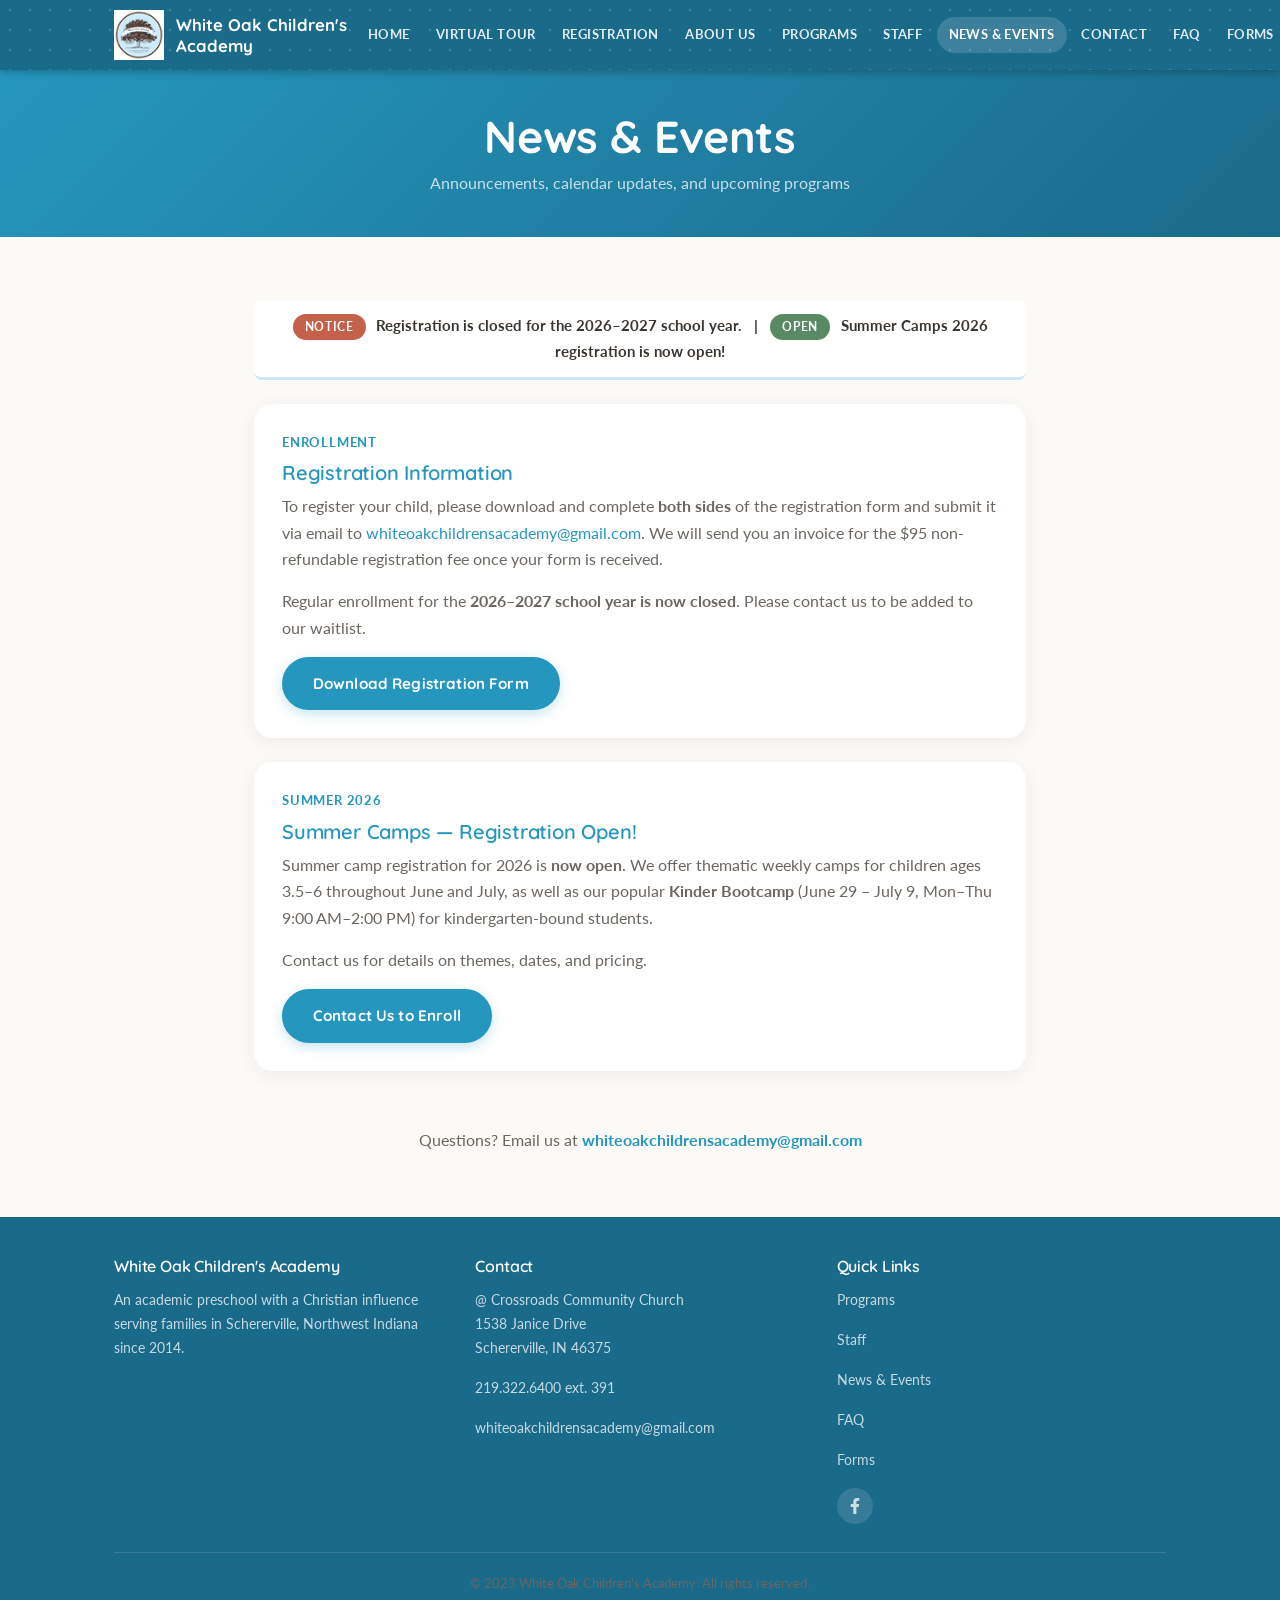
<file: news-events.html>
<!DOCTYPE html>
<html lang="en">
<head>
  <meta charset="UTF-8" />
  <meta name="viewport" content="width=device-width, initial-scale=1.0" />
  <title>News &amp; Events — White Oak Children's Academy</title>
  <meta name="description" content="Stay up to date with announcements, events, and news from White Oak Children's Academy." />
  <link rel="stylesheet" href="css/styles.css" />
</head>
<body>

  <!-- HEADER -->
  <header class="site-header">
    <div class="container header-inner">
      <a href="index.html" class="logo-link">
        <img src="images/logo.jpg" alt="White Oak Children's Academy logo" class="logo-img"
             onerror="this.style.display='none'" />
        <span class="logo-text">White Oak Children's Academy</span>
      </a>
      <nav class="primary-nav" aria-label="Main navigation">
        <a href="index.html">Home</a>
        <a href="https://youtu.be/olmir94_Q6E" target="_blank" rel="noopener">Virtual Tour</a>
        <a href="registration.pdf" target="_blank">Registration</a>
        <a href="about.html">About Us</a>
        <a href="programs.html">Programs</a>
        <a href="staff.html">Staff</a>
        <a href="news-events.html">News &amp; Events</a>
        <a href="contact.html">Contact</a>
        <a href="faq.html">FAQ</a>
        <a href="faq-forms.html">Forms</a>
      </nav>
      <button class="hamburger" aria-label="Toggle menu" aria-expanded="false">
        <span></span><span></span><span></span>
      </button>
    </div>
    <nav class="mobile-nav" aria-label="Mobile navigation">
      <a href="index.html">Home</a>
      <a href="https://youtu.be/olmir94_Q6E" target="_blank" rel="noopener">Virtual Tour</a>
      <a href="registration.pdf" target="_blank">Registration</a>
      <a href="about.html">About Us</a>
      <a href="programs.html">Programs</a>
      <a href="staff.html">Staff</a>
      <a href="news-events.html">News &amp; Events</a>
      <a href="contact.html">Contact</a>
      <a href="faq.html">FAQ</a>
      <a href="faq-forms.html">Forms</a>
    </nav>
  </header>

  <!-- PAGE HERO -->
  <section class="page-hero">
    <div class="container">
      <h1>News &amp; Events</h1>
      <p>Announcements, calendar updates, and upcoming programs</p>
    </div>
  </section>

  <!-- CONTENT -->
  <section class="section">
    <div class="container" style="max-width:820px;">

      <!-- Announcement -->
      <div class="announcement-banner" style="border-radius:8px;margin-bottom:1.5rem;">
        <p>
          <span class="tag tag-notice">Notice</span>
          Registration is <strong>closed</strong> for the 2026–2027 school year.
          &nbsp;&nbsp;|&nbsp;&nbsp;
          <span class="tag tag-open">Open</span>
          Summer Camps 2026 registration is <strong>now open!</strong>
        </p>
      </div>

      <!-- Registration -->
      <div class="news-card">
        <p class="date">Enrollment</p>
        <h3>Registration Information</h3>
        <p>To register your child, please download and complete <strong>both sides</strong> of the registration form and submit it via email to <a href="mailto:whiteoakchildrensacademy@gmail.com" style="color:var(--green-mid);">whiteoakchildrensacademy@gmail.com</a>. We will send you an invoice for the $95 non-refundable registration fee once your form is received.</p>
        <p>Regular enrollment for the <strong>2026–2027 school year is now closed</strong>. Please contact us to be added to our waitlist.</p>
        <a href="registration.pdf" target="_blank" class="btn btn-primary">Download Registration Form</a>
      </div>

      <!-- Summer Camps -->
      <div class="news-card">
        <p class="date">Summer 2026</p>
        <h3>Summer Camps — Registration Open!</h3>
        <p>Summer camp registration for 2026 is <strong>now open</strong>. We offer thematic weekly camps for children ages 3.5–6 throughout June and July, as well as our popular <strong>Kinder Bootcamp</strong> (June 29 – July 9, Mon–Thu 9:00 AM–2:00 PM) for kindergarten-bound students.</p>
        <p>Contact us for details on themes, dates, and pricing.</p>
        <a href="contact.html" class="btn btn-outline">Contact Us to Enroll</a>
      </div>

      <!-- Contact CTA -->
      <div style="text-align:center;padding:2rem 0 0;">
        <p>Questions? Email us at <a href="mailto:whiteoakchildrensacademy@gmail.com" style="color:var(--green-mid);font-weight:700;">whiteoakchildrensacademy@gmail.com</a></p>
      </div>

    </div>
  </section>

  <!-- FOOTER -->
  <footer class="site-footer">
    <div class="container">
      <div class="footer-inner">
        <div class="footer-col">
          <h4>White Oak Children's Academy</h4>
          <p>An academic preschool with a Christian influence serving families in Schererville, Northwest Indiana since 2014.</p>
        </div>
        <div class="footer-col">
          <h4>Contact</h4>
          <p>@ Crossroads Community Church<br />1538 Janice Drive<br />Schererville, IN 46375</p>
          <p><a href="tel:+12193226400">219.322.6400 ext. 391</a></p>
          <p><a href="mailto:whiteoakchildrensacademy@gmail.com">whiteoakchildrensacademy@gmail.com</a></p>
        </div>
        <div class="footer-col">
          <h4>Quick Links</h4>
          <p><a href="programs.html">Programs</a></p>
          <p><a href="staff.html">Staff</a></p>
          <p><a href="news-events.html">News &amp; Events</a></p>
          <p><a href="faq.html">FAQ</a></p>
          <p><a href="faq-forms.html">Forms</a></p>
          <div class="social-links">
            <a href="https://www.facebook.com/whiteoakpreschool/" target="_blank" rel="noopener" aria-label="Facebook"><svg xmlns="http://www.w3.org/2000/svg" viewBox="0 0 320 512" width="16" height="16" fill="currentColor"><path d="M279.14 288l14.22-92.66h-88.91v-60.13c0-25.35 12.42-50.06 52.24-50.06h40.42V6.26S260.43 0 225.36 0c-73.22 0-121.08 44.38-121.08 124.72v70.62H22.89V288h81.39v224h100.17V288z"/></svg></a>
          </div>
        </div>
      </div>
      <div class="footer-bottom">
        <p>&copy; 2023 White Oak Children's Academy. All rights reserved.</p>
      </div>
    </div>
  </footer>

  <script src="js/main.js"></script>
</body>
</html>
</file>
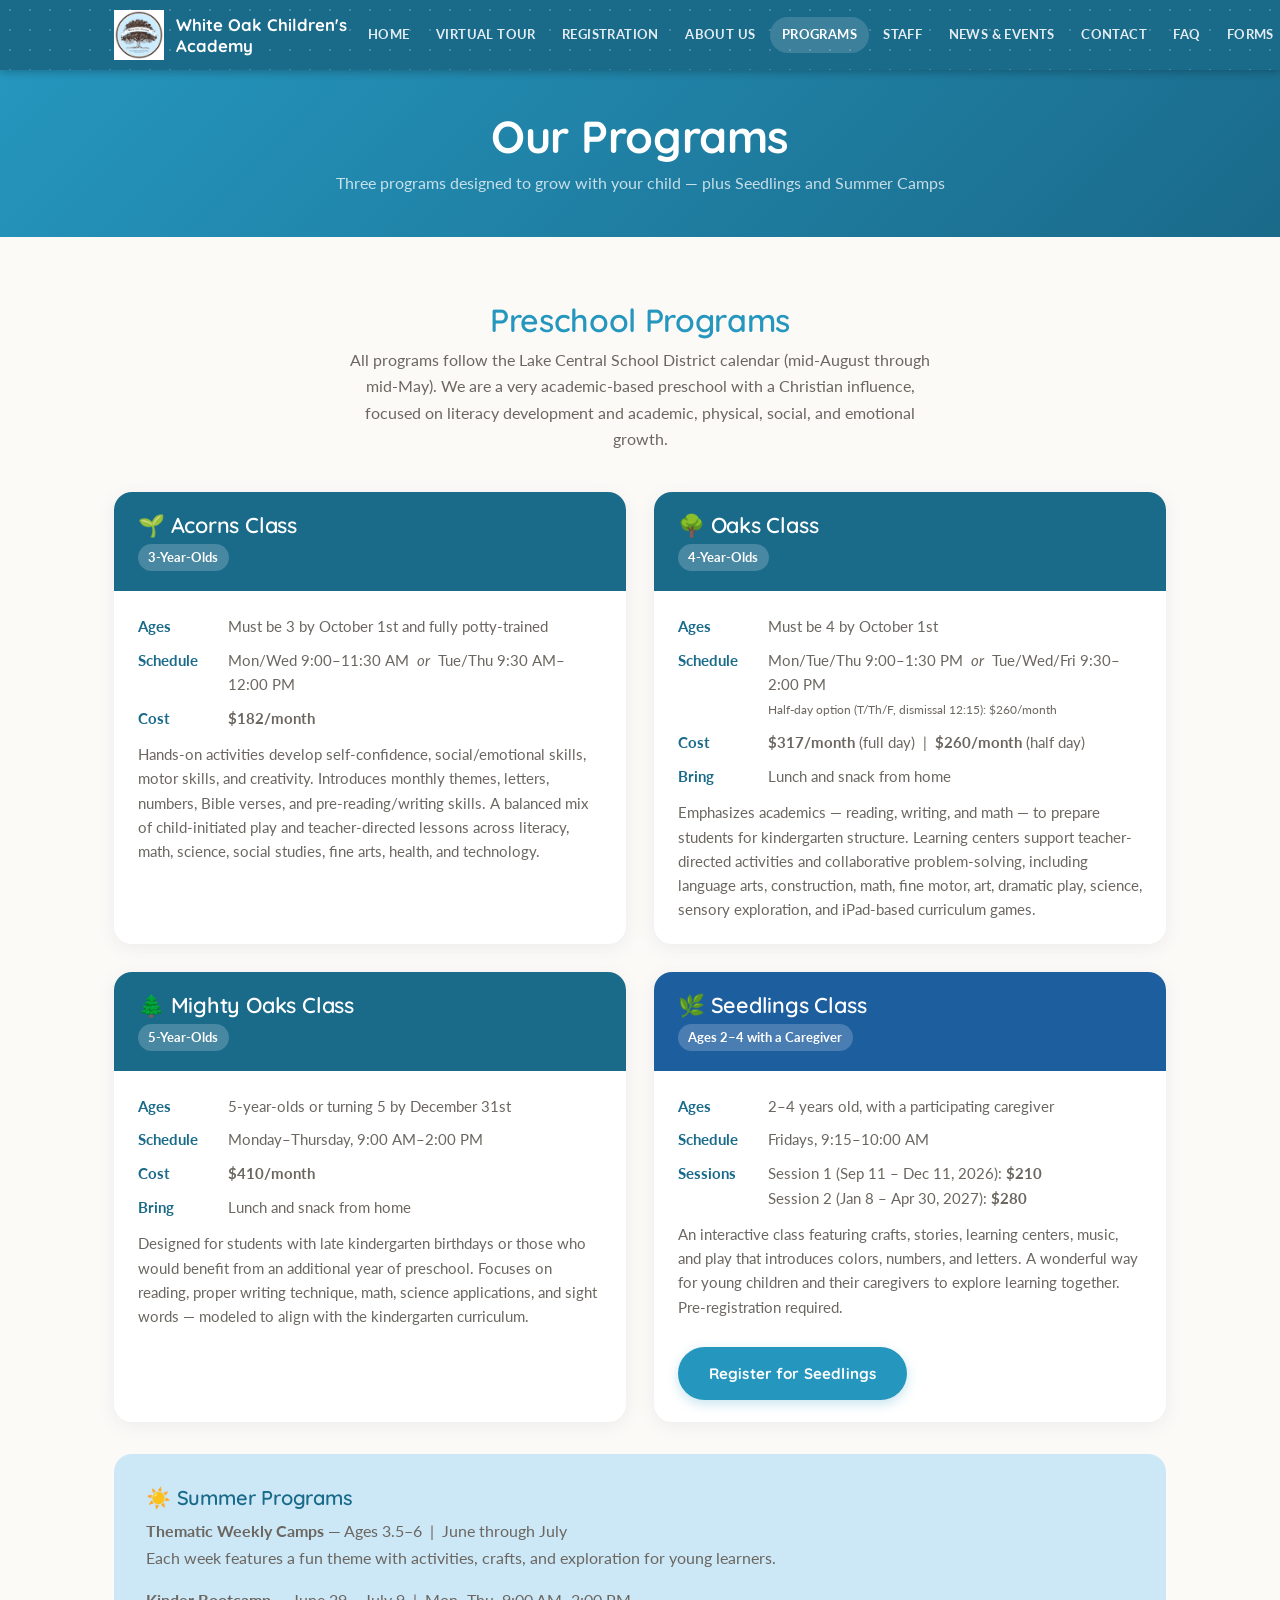
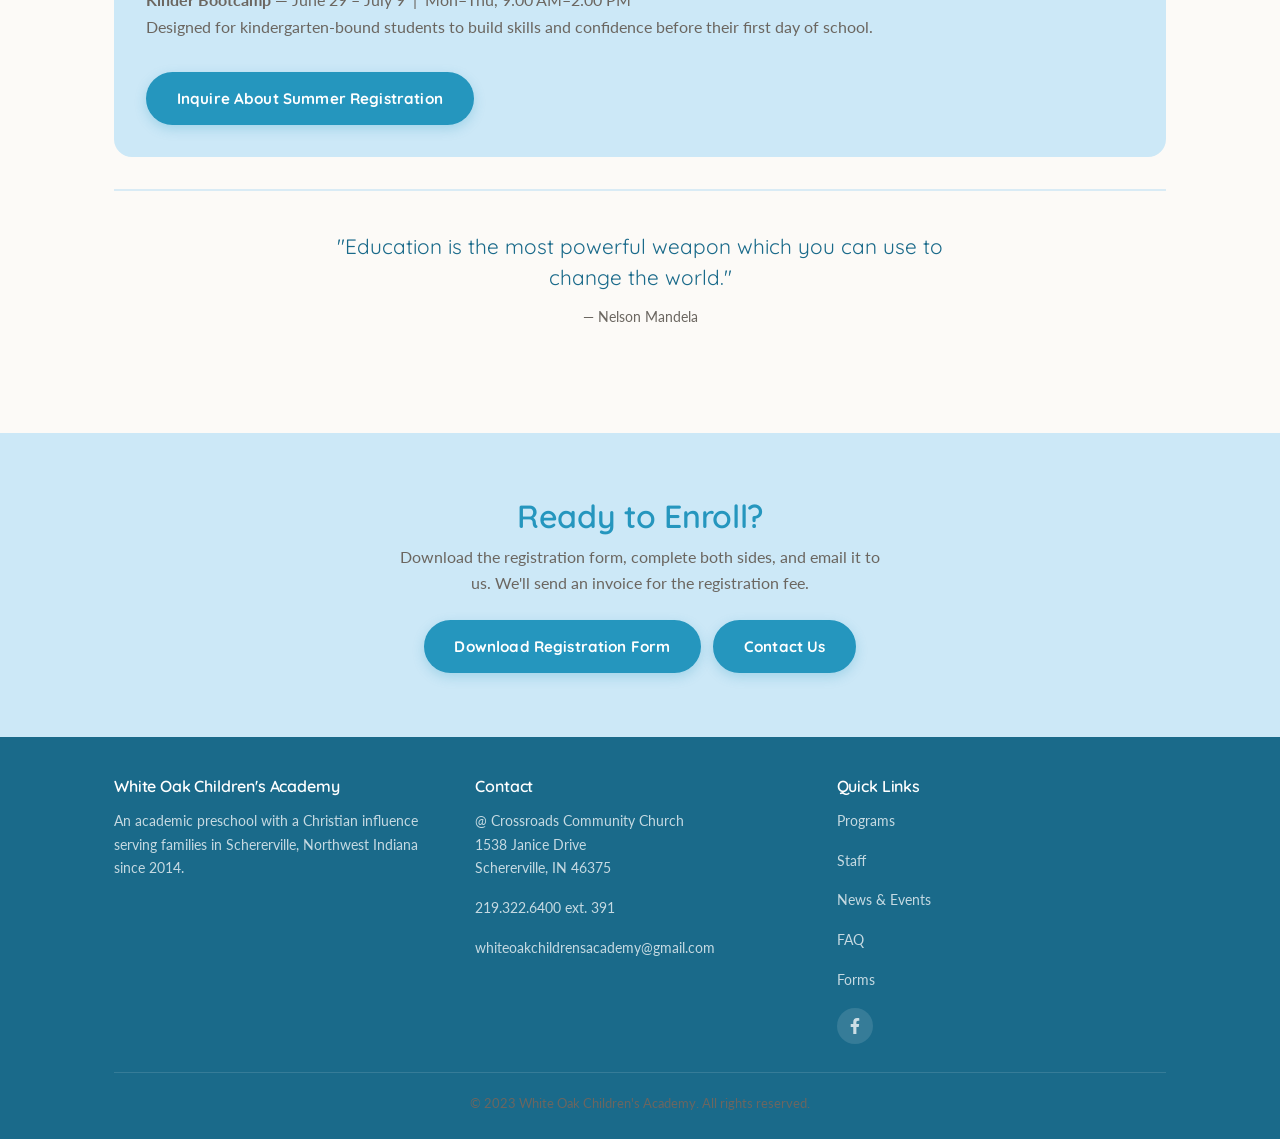
<file: programs.html>
<!DOCTYPE html>
<html lang="en">
<head>
  <meta charset="UTF-8" />
  <meta name="viewport" content="width=device-width, initial-scale=1.0" />
  <title>Programs — White Oak Children's Academy</title>
  <meta name="description" content="Explore White Oak Children's Academy programs: Acorns, Oaks, Mighty Oaks, Seedlings, and Summer Camps for ages 2–6." />
  <link rel="stylesheet" href="css/styles.css" />
</head>
<body>

  <!-- HEADER -->
  <header class="site-header">
    <div class="container header-inner">
      <a href="index.html" class="logo-link">
        <img src="images/logo.jpg" alt="White Oak Children's Academy logo" class="logo-img"
             onerror="this.style.display='none'" />
        <span class="logo-text">White Oak Children's Academy</span>
      </a>
      <nav class="primary-nav" aria-label="Main navigation">
        <a href="index.html">Home</a>
        <a href="https://youtu.be/olmir94_Q6E" target="_blank" rel="noopener">Virtual Tour</a>
        <a href="registration.pdf" target="_blank">Registration</a>
        <a href="about.html">About Us</a>
        <a href="programs.html">Programs</a>
        <a href="staff.html">Staff</a>
        <a href="news-events.html">News &amp; Events</a>
        <a href="contact.html">Contact</a>
        <a href="faq.html">FAQ</a>
        <a href="faq-forms.html">Forms</a>
      </nav>
      <button class="hamburger" aria-label="Toggle menu" aria-expanded="false">
        <span></span><span></span><span></span>
      </button>
    </div>
    <nav class="mobile-nav" aria-label="Mobile navigation">
      <a href="index.html">Home</a>
      <a href="https://youtu.be/olmir94_Q6E" target="_blank" rel="noopener">Virtual Tour</a>
      <a href="registration.pdf" target="_blank">Registration</a>
      <a href="about.html">About Us</a>
      <a href="programs.html">Programs</a>
      <a href="staff.html">Staff</a>
      <a href="news-events.html">News &amp; Events</a>
      <a href="contact.html">Contact</a>
      <a href="faq.html">FAQ</a>
      <a href="faq-forms.html">Forms</a>
    </nav>
  </header>

  <!-- PAGE HERO -->
  <section class="page-hero">
    <div class="container">
      <h1>Our Programs</h1>
      <p>Three programs designed to grow with your child — plus Seedlings and Summer Camps</p>
    </div>
  </section>

  <!-- PROGRAMS -->
  <section class="section">
    <div class="container">
      <div class="section-title">
        <h2>Preschool Programs</h2>
        <p>All programs follow the Lake Central School District calendar (mid-August through mid-May). We are a very academic-based preschool with a Christian influence, focused on literacy development and academic, physical, social, and emotional growth.</p>
      </div>

      <div class="programs-grid">

        <!-- ACORNS -->
        <div class="program-card">
          <div class="program-card-header">
            <h3>🌱 Acorns Class</h3>
            <span class="age-badge">3-Year-Olds</span>
          </div>
          <div class="program-card-body">
            <div class="program-detail">
              <span class="label">Ages</span>
              <span class="value">Must be 3 by October 1st and fully potty-trained</span>
            </div>
            <div class="program-detail">
              <span class="label">Schedule</span>
              <span class="value">Mon/Wed 9:00–11:30 AM &nbsp;<em>or</em>&nbsp; Tue/Thu 9:30 AM–12:00 PM</span>
            </div>
            <div class="program-detail">
              <span class="label">Cost</span>
              <span class="value"><strong>$182/month</strong></span>
            </div>
            <p>Hands-on activities develop self-confidence, social/emotional skills, motor skills, and creativity. Introduces monthly themes, letters, numbers, Bible verses, and pre-reading/writing skills. A balanced mix of child-initiated play and teacher-directed lessons across literacy, math, science, social studies, fine arts, health, and technology.</p>
          </div>
        </div>

        <!-- OAKS -->
        <div class="program-card">
          <div class="program-card-header">
            <h3>🌳 Oaks Class</h3>
            <span class="age-badge">4-Year-Olds</span>
          </div>
          <div class="program-card-body">
            <div class="program-detail">
              <span class="label">Ages</span>
              <span class="value">Must be 4 by October 1st</span>
            </div>
            <div class="program-detail">
              <span class="label">Schedule</span>
              <span class="value">Mon/Tue/Thu 9:00–1:30 PM &nbsp;<em>or</em>&nbsp; Tue/Wed/Fri 9:30–2:00 PM<br /><small>Half-day option (T/Th/F, dismissal 12:15): $260/month</small></span>
            </div>
            <div class="program-detail">
              <span class="label">Cost</span>
              <span class="value"><strong>$317/month</strong> (full day) &nbsp;|&nbsp; <strong>$260/month</strong> (half day)</span>
            </div>
            <div class="program-detail">
              <span class="label">Bring</span>
              <span class="value">Lunch and snack from home</span>
            </div>
            <p>Emphasizes academics — reading, writing, and math — to prepare students for kindergarten structure. Learning centers support teacher-directed activities and collaborative problem-solving, including language arts, construction, math, fine motor, art, dramatic play, science, sensory exploration, and iPad-based curriculum games.</p>
          </div>
        </div>

        <!-- MIGHTY OAKS -->
        <div class="program-card">
          <div class="program-card-header">
            <h3>🌲 Mighty Oaks Class</h3>
            <span class="age-badge">5-Year-Olds</span>
          </div>
          <div class="program-card-body">
            <div class="program-detail">
              <span class="label">Ages</span>
              <span class="value">5-year-olds or turning 5 by December 31st</span>
            </div>
            <div class="program-detail">
              <span class="label">Schedule</span>
              <span class="value">Monday–Thursday, 9:00 AM–2:00 PM</span>
            </div>
            <div class="program-detail">
              <span class="label">Cost</span>
              <span class="value"><strong>$410/month</strong></span>
            </div>
            <div class="program-detail">
              <span class="label">Bring</span>
              <span class="value">Lunch and snack from home</span>
            </div>
            <p>Designed for students with late kindergarten birthdays or those who would benefit from an additional year of preschool. Focuses on reading, proper writing technique, math, science applications, and sight words — modeled to align with the kindergarten curriculum.</p>
          </div>
        </div>

        <!-- SEEDLINGS -->
        <div class="program-card">
          <div class="program-card-header" style="background:#1d5e9e;">
            <h3>🌿 Seedlings Class</h3>
            <span class="age-badge">Ages 2–4 with a Caregiver</span>
          </div>
          <div class="program-card-body">
            <div class="program-detail">
              <span class="label">Ages</span>
              <span class="value">2–4 years old, with a participating caregiver</span>
            </div>
            <div class="program-detail">
              <span class="label">Schedule</span>
              <span class="value">Fridays, 9:15–10:00 AM</span>
            </div>
            <div class="program-detail">
              <span class="label">Sessions</span>
              <span class="value">
                Session 1 (Sep 11 – Dec 11, 2026): <strong>$210</strong><br />
                Session 2 (Jan 8 – Apr 30, 2027): <strong>$280</strong>
              </span>
            </div>
            <p>An interactive class featuring crafts, stories, learning centers, music, and play that introduces colors, numbers, and letters. A wonderful way for young children and their caregivers to explore learning together. Pre-registration required.</p>
            <a href="https://docs.google.com/forms/d/e/1FAIpQLSeKXIuATGdTid1rKnfEYXOGO9_6xNLKaz2g72Zflq8cDr4JPQ/viewform" target="_blank" rel="noopener" class="btn btn-primary" style="display:inline-block;margin-top:.75rem;">Register for Seedlings</a>
          </div>
        </div>

      </div><!-- /.programs-grid -->

      <!-- SUMMER -->
      <div class="summer-section">
        <h3>☀️ Summer Programs</h3>
        <p><strong>Thematic Weekly Camps</strong> — Ages 3.5–6 &nbsp;|&nbsp; June through July<br />
        Each week features a fun theme with activities, crafts, and exploration for young learners.</p>
        <p style="margin-top:.75rem;"><strong>Kinder Bootcamp</strong> — June 29 – July 9 &nbsp;|&nbsp; Mon–Thu, 9:00 AM–2:00 PM<br />
        Designed for kindergarten-bound students to build skills and confidence before their first day of school.</p>
        <a href="contact.html" class="btn btn-primary" style="margin-top:1rem;">Inquire About Summer Registration</a>
      </div>

      <!-- QUOTE -->
      <div class="quote-block">
        <blockquote>
          "Education is the most powerful weapon which you can use to change the world."
        </blockquote>
        <cite>— Nelson Mandela</cite>
      </div>

    </div>
  </section>

  <!-- CTA -->
  <section class="section section-alt">
    <div class="container" style="text-align:center;">
      <h2>Ready to Enroll?</h2>
      <p style="max-width:500px;margin:.5rem auto 1.5rem;">Download the registration form, complete both sides, and email it to us. We'll send an invoice for the registration fee.</p>
      <a href="registration.pdf" target="_blank" class="btn btn-primary">Download Registration Form</a>
      &nbsp;
      <a href="contact.html" class="btn btn-outline">Contact Us</a>
    </div>
  </section>

  <!-- FOOTER -->
  <footer class="site-footer">
    <div class="container">
      <div class="footer-inner">
        <div class="footer-col">
          <h4>White Oak Children's Academy</h4>
          <p>An academic preschool with a Christian influence serving families in Schererville, Northwest Indiana since 2014.</p>
        </div>
        <div class="footer-col">
          <h4>Contact</h4>
          <p>@ Crossroads Community Church<br />1538 Janice Drive<br />Schererville, IN 46375</p>
          <p><a href="tel:+12193226400">219.322.6400 ext. 391</a></p>
          <p><a href="mailto:whiteoakchildrensacademy@gmail.com">whiteoakchildrensacademy@gmail.com</a></p>
        </div>
        <div class="footer-col">
          <h4>Quick Links</h4>
          <p><a href="programs.html">Programs</a></p>
          <p><a href="staff.html">Staff</a></p>
          <p><a href="news-events.html">News &amp; Events</a></p>
          <p><a href="faq.html">FAQ</a></p>
          <p><a href="faq-forms.html">Forms</a></p>
          <div class="social-links">
            <a href="https://www.facebook.com/whiteoakpreschool/" target="_blank" rel="noopener" aria-label="Facebook"><svg xmlns="http://www.w3.org/2000/svg" viewBox="0 0 320 512" width="16" height="16" fill="currentColor"><path d="M279.14 288l14.22-92.66h-88.91v-60.13c0-25.35 12.42-50.06 52.24-50.06h40.42V6.26S260.43 0 225.36 0c-73.22 0-121.08 44.38-121.08 124.72v70.62H22.89V288h81.39v224h100.17V288z"/></svg></a>
          </div>
        </div>
      </div>
      <div class="footer-bottom">
        <p>&copy; 2023 White Oak Children's Academy. All rights reserved.</p>
      </div>
    </div>
  </footer>

  <script src="js/main.js"></script>
</body>
</html>
</file>
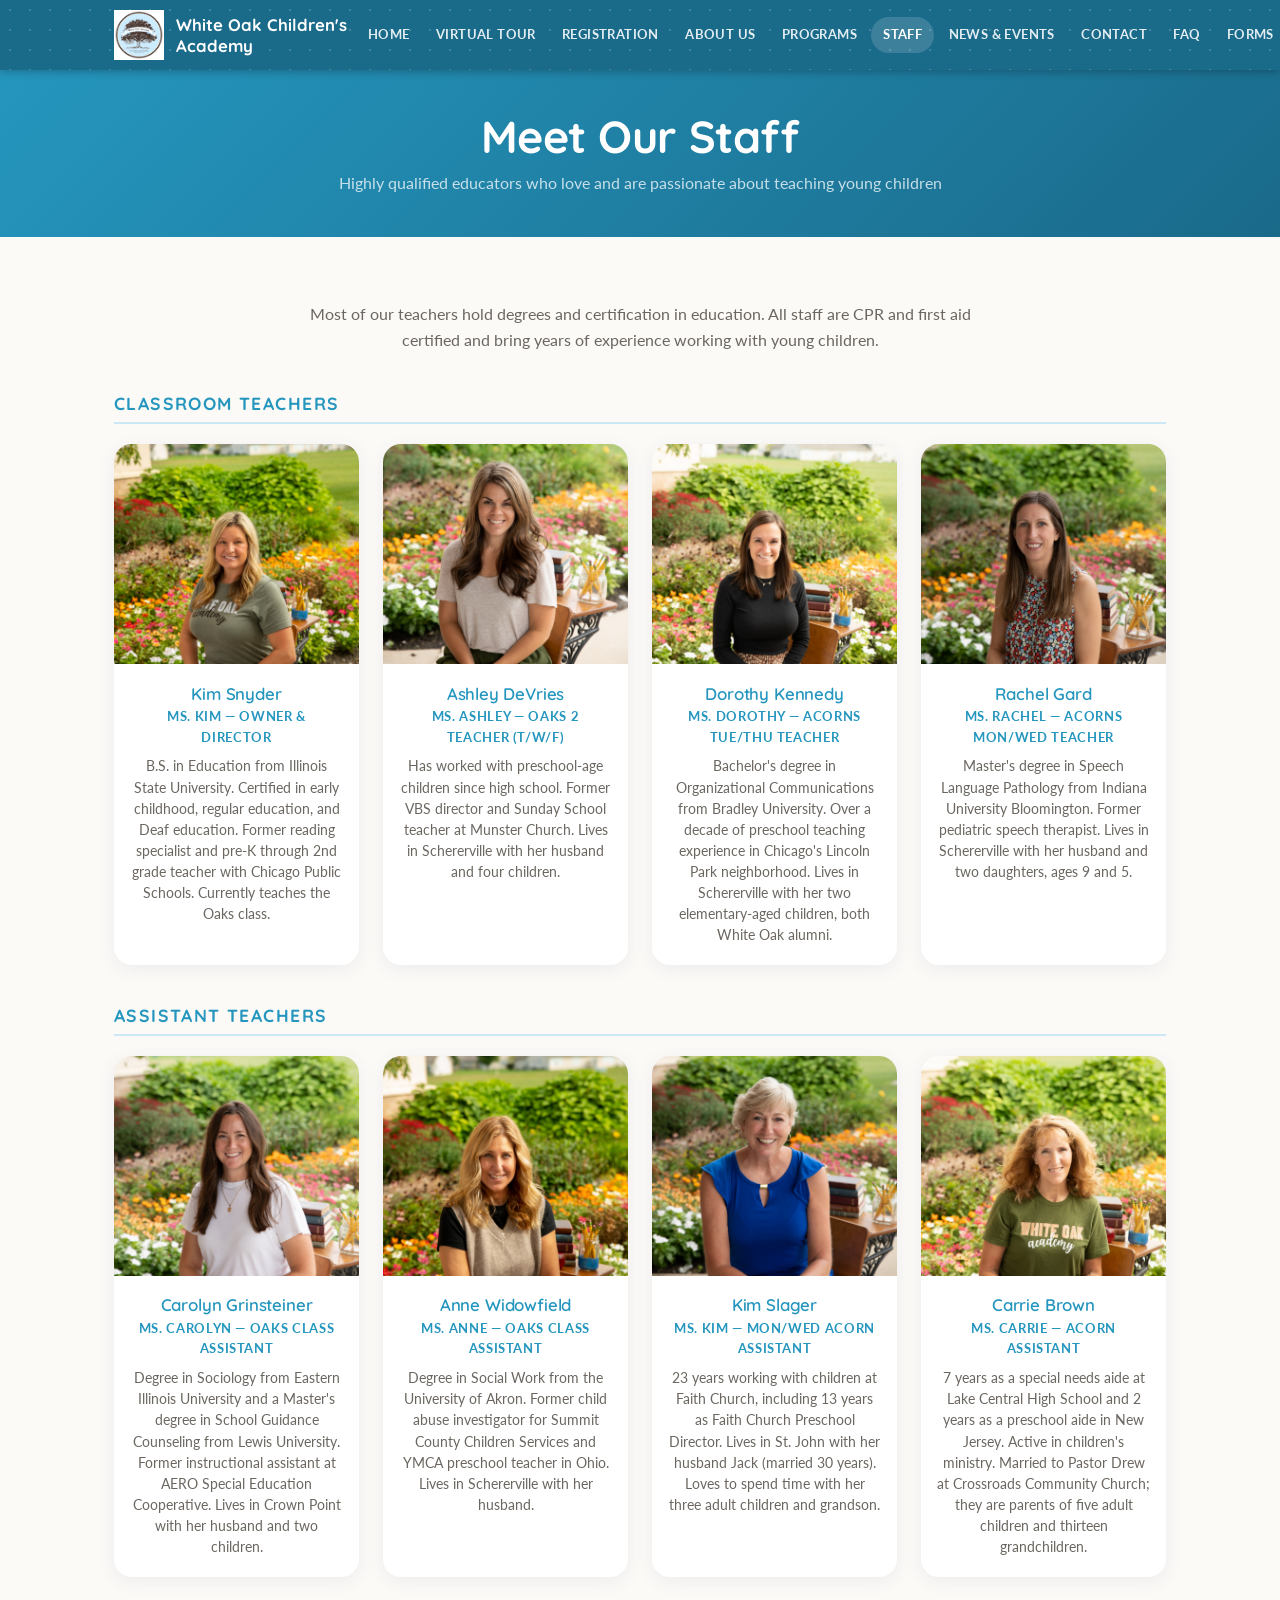
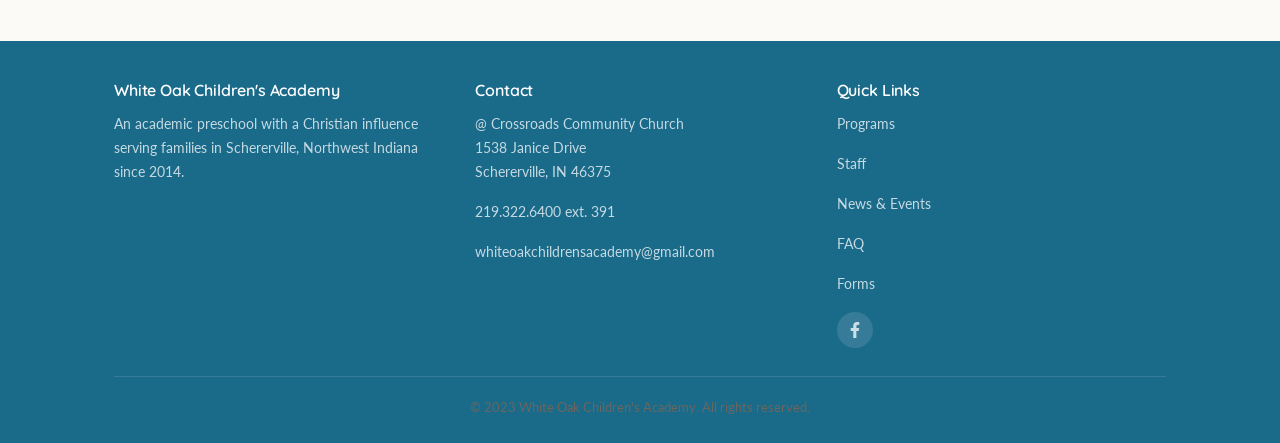
<file: staff.html>
<!DOCTYPE html>
<html lang="en">
<head>
  <meta charset="UTF-8" />
  <meta name="viewport" content="width=device-width, initial-scale=1.0" />
  <title>Staff — White Oak Children's Academy</title>
  <meta name="description" content="Meet the dedicated teachers and staff at White Oak Children's Academy in Schererville, IN." />
  <link rel="stylesheet" href="css/styles.css" />
</head>
<body>

  <!-- HEADER -->
  <header class="site-header">
    <div class="container header-inner">
      <a href="index.html" class="logo-link">
        <img src="images/logo.jpg" alt="White Oak Children's Academy logo" class="logo-img"
             onerror="this.style.display='none'" />
        <span class="logo-text">White Oak Children's Academy</span>
      </a>
      <nav class="primary-nav" aria-label="Main navigation">
        <a href="index.html">Home</a>
        <a href="https://youtu.be/olmir94_Q6E" target="_blank" rel="noopener">Virtual Tour</a>
        <a href="registration.pdf" target="_blank">Registration</a>
        <a href="about.html">About Us</a>
        <a href="programs.html">Programs</a>
        <a href="staff.html">Staff</a>
        <a href="news-events.html">News &amp; Events</a>
        <a href="contact.html">Contact</a>
        <a href="faq.html">FAQ</a>
        <a href="faq-forms.html">Forms</a>
      </nav>
      <button class="hamburger" aria-label="Toggle menu" aria-expanded="false">
        <span></span><span></span><span></span>
      </button>
    </div>
    <nav class="mobile-nav" aria-label="Mobile navigation">
      <a href="index.html">Home</a>
      <a href="https://youtu.be/olmir94_Q6E" target="_blank" rel="noopener">Virtual Tour</a>
      <a href="registration.pdf" target="_blank">Registration</a>
      <a href="about.html">About Us</a>
      <a href="programs.html">Programs</a>
      <a href="staff.html">Staff</a>
      <a href="news-events.html">News &amp; Events</a>
      <a href="contact.html">Contact</a>
      <a href="faq.html">FAQ</a>
      <a href="faq-forms.html">Forms</a>
    </nav>
  </header>

  <!-- PAGE HERO -->
  <section class="page-hero">
    <div class="container">
      <h1>Meet Our Staff</h1>
      <p>Highly qualified educators who love and are passionate about teaching young children</p>
    </div>
  </section>

  <!-- STAFF -->
  <section class="section">
    <div class="container">

      <p style="max-width:720px;margin:0 auto 2rem;text-align:center;">
        Most of our teachers hold degrees and certification in education. All staff are CPR and first aid certified and bring years of experience working with young children.
      </p>

      <!-- TEACHERS -->
      <h2 class="staff-section-title">Classroom Teachers</h2>
      <div class="staff-grid">

        <div class="staff-card">
          <img src="images/staff/kim-snyder.jpg" alt="Ms. Kim Snyder" class="staff-photo" />
          <div class="staff-card-body">
            <h3>Kim Snyder</h3>
            <p class="title">Ms. Kim — Owner &amp; Director</p>
            <p>B.S. in Education from Illinois State University. Certified in early childhood, regular education, and Deaf education. Former reading specialist and pre-K through 2nd grade teacher with Chicago Public Schools. Currently teaches the Oaks class.</p>
          </div>
        </div>

        <div class="staff-card">
          <img src="images/staff/ashley.jpg" alt="Ms. Ashley DeVries" class="staff-photo staff-photo-low" />
          <div class="staff-card-body">
            <h3>Ashley DeVries</h3>
            <p class="title">Ms. Ashley — Oaks 2 Teacher (T/W/F)</p>
            <p>Has worked with preschool-age children since high school. Former VBS director and Sunday School teacher at Munster Church. Lives in Schererville with her husband and four children.</p>
          </div>
        </div>

        <div class="staff-card">
          <img src="images/staff/dorothy.jpg" alt="Ms. Dorothy Kennedy" class="staff-photo" />
          <div class="staff-card-body">
            <h3>Dorothy Kennedy</h3>
            <p class="title">Ms. Dorothy — Acorns Tue/Thu Teacher</p>
            <p>Bachelor's degree in Organizational Communications from Bradley University. Over a decade of preschool teaching experience in Chicago's Lincoln Park neighborhood. Lives in Schererville with her two elementary-aged children, both White Oak alumni.</p>
          </div>
        </div>

        <div class="staff-card">
          <img src="images/staff/rachel.jpg" alt="Ms. Rachel Gard" class="staff-photo" />
          <div class="staff-card-body">
            <h3>Rachel Gard</h3>
            <p class="title">Ms. Rachel — Acorns Mon/Wed Teacher</p>
            <p>Master's degree in Speech Language Pathology from Indiana University Bloomington. Former pediatric speech therapist. Lives in Schererville with her husband and two daughters, ages 9 and 5.</p>
          </div>
        </div>

      </div>

      <!-- ASSISTANTS -->
      <h2 class="staff-section-title">Assistant Teachers</h2>
      <div class="staff-grid">

        <div class="staff-card">
          <img src="images/staff/carolyn.jpg" alt="Ms. Carolyn Grinsteiner" class="staff-photo" />
          <div class="staff-card-body">
            <h3>Carolyn Grinsteiner</h3>
            <p class="title">Ms. Carolyn — Oaks Class Assistant</p>
            <p>Degree in Sociology from Eastern Illinois University and a Master's degree in School Guidance Counseling from Lewis University. Former instructional assistant at AERO Special Education Cooperative. Lives in Crown Point with her husband and two children.</p>
          </div>
        </div>

        <div class="staff-card">
          <img src="images/staff/anne.jpg" alt="Ms. Anne Widowfield" class="staff-photo" />
          <div class="staff-card-body">
            <h3>Anne Widowfield</h3>
            <p class="title">Ms. Anne — Oaks Class Assistant</p>
            <p>Degree in Social Work from the University of Akron. Former child abuse investigator for Summit County Children Services and YMCA preschool teacher in Ohio. Lives in Schererville with her husband.</p>
          </div>
        </div>

        <div class="staff-card">
          <img src="images/staff/kim-slager.jpg" alt="Ms. Kim Slager" class="staff-photo staff-photo-low" />
          <div class="staff-card-body">
            <h3>Kim Slager</h3>
            <p class="title">Ms. Kim — Mon/Wed Acorn Assistant</p>
            <p>23 years working with children at Faith Church, including 13 years as Faith Church Preschool Director. Lives in St. John with her husband Jack (married 30 years). Loves to spend time with her three adult children and grandson.</p>
          </div>
        </div>

        <div class="staff-card">
          <img src="images/staff/carrie.jpg" alt="Ms. Carrie Brown" class="staff-photo" />
          <div class="staff-card-body">
            <h3>Carrie Brown</h3>
            <p class="title">Ms. Carrie — Acorn Assistant</p>
            <p>7 years as a special needs aide at Lake Central High School and 2 years as a preschool aide in New Jersey. Active in children's ministry. Married to Pastor Drew at Crossroads Community Church; they are parents of five adult children and thirteen grandchildren.</p>
          </div>
        </div>

      </div>
    </div>
  </section>

  <!-- FOOTER -->
  <footer class="site-footer">
    <div class="container">
      <div class="footer-inner">
        <div class="footer-col">
          <h4>White Oak Children's Academy</h4>
          <p>An academic preschool with a Christian influence serving families in Schererville, Northwest Indiana since 2014.</p>
        </div>
        <div class="footer-col">
          <h4>Contact</h4>
          <p>@ Crossroads Community Church<br />1538 Janice Drive<br />Schererville, IN 46375</p>
          <p><a href="tel:+12193226400">219.322.6400 ext. 391</a></p>
          <p><a href="mailto:whiteoakchildrensacademy@gmail.com">whiteoakchildrensacademy@gmail.com</a></p>
        </div>
        <div class="footer-col">
          <h4>Quick Links</h4>
          <p><a href="programs.html">Programs</a></p>
          <p><a href="staff.html">Staff</a></p>
          <p><a href="news-events.html">News &amp; Events</a></p>
          <p><a href="faq.html">FAQ</a></p>
          <p><a href="faq-forms.html">Forms</a></p>
          <div class="social-links">
            <a href="https://www.facebook.com/whiteoakpreschool/" target="_blank" rel="noopener" aria-label="Facebook"><svg xmlns="http://www.w3.org/2000/svg" viewBox="0 0 320 512" width="16" height="16" fill="currentColor"><path d="M279.14 288l14.22-92.66h-88.91v-60.13c0-25.35 12.42-50.06 52.24-50.06h40.42V6.26S260.43 0 225.36 0c-73.22 0-121.08 44.38-121.08 124.72v70.62H22.89V288h81.39v224h100.17V288z"/></svg></a>
          </div>
        </div>
      </div>
      <div class="footer-bottom">
        <p>&copy; 2023 White Oak Children's Academy. All rights reserved.</p>
      </div>
    </div>
  </footer>

  <script src="js/main.js"></script>
</body>
</html>
</file>
<file: css/styles.css>
/* ===========================
   White Oak Children's Academy
   styles.css
   =========================== */

@import url('https://fonts.googleapis.com/css2?family=Lato:wght@300;400;700;900&family=Quicksand:wght@500;600;700&display=swap');

/* ---------- CSS Variables ---------- */
:root {
  /* Brand palette (new) */
  --blue-pastel:  #cce8f7;   /* dominant brand tone */
  --blue-soft:    #e8f4fc;
  --blue-primary: #2596be;   /* deeper blue — buttons, links, accents */
  --blue-hover:   #1a6a8a;
  --cream:        #fcfaf7;   /* warmer page bg */
  --amber:        #b76e4e;   /* warm terracotta for tag */
  --amber-light:  #fbe9df;
  --text:         #3a3530;   /* warm dark */
  --text-light:   #6b6660;
  --white:        #ffffff;
  --border:       #d9ebf5;
  --shadow:       0 4px 18px rgba(50, 80, 110, 0.08);
  --shadow-hover: 0 10px 28px rgba(50, 80, 110, 0.12);
  --radius:       18px;
  --radius-sm:    10px;
  --nav-height:   70px;
  --max-width:    1100px;

  /* Legacy aliases — keep older rules working without find/replace */
  --green-mid:   var(--blue-primary);
  --green-dark:  var(--blue-hover);
  --green-light: var(--blue-pastel);
  --green-hover: var(--blue-hover);
}

/* ---------- Reset ---------- */
*, *::before, *::after { box-sizing: border-box; margin: 0; padding: 0; }
html { scroll-behavior: smooth; }
body { font-family: 'Lato', sans-serif; color: var(--text); background: var(--cream); line-height: 1.65; }
img { display: block; max-width: 100%; }
a { color: inherit; text-decoration: none; }
ul { list-style: none; }

/* ---------- Typography ---------- */
h1, h2, h3, h4 { font-family: 'Quicksand', sans-serif; line-height: 1.2; letter-spacing: -0.01em; font-weight: 600; }
h1 { font-size: clamp(1.9rem, 4vw, 2.8rem); font-weight: 700; }
h2 { font-size: clamp(1.5rem, 3vw, 2rem); color: var(--blue-primary); margin-bottom: .5rem; }
h3 { font-size: 1.25rem; color: var(--blue-primary); margin-bottom: .4rem; font-weight: 600; }
p  { margin-bottom: 1rem; color: var(--text-light); }
p:last-child { margin-bottom: 0; }

/* ---------- Container ---------- */
.container { max-width: var(--max-width); margin: 0 auto; padding: 0 1.5rem; }

/* ---------- Buttons ---------- */
.btn {
  display: inline-block;
  padding: .75rem 1.8rem;
  border-radius: 999px;
  font-family: 'Quicksand', 'Lato', sans-serif;
  font-size: .95rem;
  font-weight: 700;
  letter-spacing: .01em;
  cursor: pointer;
  transition: background .2s, transform .15s, box-shadow .2s;
  border: 2px solid transparent;
}
.btn-primary {
  background: var(--blue-primary);
  color: var(--white);
  box-shadow: 0 4px 12px rgba(37, 150, 190, 0.25);
}
.btn-primary:hover { background: var(--blue-hover); transform: translateY(-2px); box-shadow: 0 8px 18px rgba(37, 150, 190, 0.35); }
.btn-outline {
  background: var(--blue-primary);
  color: var(--white);
  border-color: var(--blue-primary);
  box-shadow: 0 4px 12px rgba(37, 150, 190, 0.25);
}
.btn-outline:hover { background: var(--blue-hover); border-color: var(--blue-hover); transform: translateY(-2px); box-shadow: 0 8px 18px rgba(37, 150, 190, 0.35); }

/* ---------- Section Spacing ---------- */
.section { padding: 4rem 0; }
.section-alt { background: var(--green-light); }
.section-title { text-align: center; margin-bottom: 2.5rem; }
.section-title p { max-width: 600px; margin: .5rem auto 0; }

/* ================================
   HEADER & NAV
   ================================ */
.site-header {
  position: sticky;
  top: 0;
  z-index: 1000;
  background-color: var(--blue-hover);
  background-image: radial-gradient(circle, rgba(255,255,255,.18) 1.5px, transparent 1.5px);
  background-size: 20px 20px;
  box-shadow: 0 2px 8px rgba(0,0,0,.25);
  height: var(--nav-height);
}
.header-inner {
  display: flex;
  align-items: center;
  justify-content: space-between;
  height: 100%;
}
.logo-link {
  display: flex;
  align-items: center;
  gap: .75rem;
  flex-shrink: 0;
}
.logo-img {
  height: 50px;
  width: auto;
}
.logo-text {
  font-family: 'Quicksand', sans-serif;
  font-size: 1.05rem;
  font-weight: 700;
  color: var(--white);
  line-height: 1.25;
  max-width: 180px;
}

/* Primary nav */
.primary-nav { display: flex; align-items: center; gap: .15rem; }
.primary-nav a {
  color: rgba(255,255,255,.88);
  font-size: .82rem;
  font-weight: 700;
  letter-spacing: .03em;
  text-transform: uppercase;
  padding: .45rem .75rem;
  border-radius: 999px;
  white-space: nowrap;
  transition: background .15s, color .15s;
}
.primary-nav a:hover,
.primary-nav a.active { background: rgba(255,255,255,.15); color: var(--white); }

/* Hamburger */
.hamburger {
  display: none;
  flex-direction: column;
  justify-content: space-between;
  width: 26px;
  height: 18px;
  cursor: pointer;
  background: none;
  border: none;
  padding: 0;
}
.hamburger span {
  display: block;
  height: 2px;
  background: var(--white);
  border-radius: 2px;
  transition: transform .25s, opacity .25s;
}
.hamburger.open span:nth-child(1) { transform: translateY(8px) rotate(45deg); }
.hamburger.open span:nth-child(2) { opacity: 0; }
.hamburger.open span:nth-child(3) { transform: translateY(-8px) rotate(-45deg); }

/* Mobile nav */
.mobile-nav {
  display: none;
  flex-direction: column;
  background: var(--green-dark);
  border-top: 1px solid rgba(255,255,255,.1);
  position: absolute;
  top: var(--nav-height);
  left: 0;
  right: 0;
  z-index: 999;
  padding: .5rem 0 1rem;
}
.mobile-nav.open { display: flex; }
.mobile-nav a {
  color: rgba(255,255,255,.88);
  font-size: .9rem;
  font-weight: 700;
  text-transform: uppercase;
  letter-spacing: .04em;
  padding: .75rem 1.5rem;
  border-bottom: 1px solid rgba(255,255,255,.06);
  transition: background .15s;
}
.mobile-nav a:hover { background: rgba(255,255,255,.1); color: var(--white); }

/* ================================
   ANNOUNCEMENT BANNER
   ================================ */
.announcement-banner {
  background: var(--white);
  border-bottom: 3px solid var(--green-light);
  padding: .85rem 1.5rem;
  text-align: center;
}
.announcement-banner p {
  margin: 0;
  font-weight: 700;
  font-size: .95rem;
  color: var(--text);
  line-height: 1.5;
}
.announcement-banner .tag {
  display: inline-block;
  background: var(--amber);
  color: var(--white);
  font-size: .75rem;
  font-weight: 700;
  text-transform: uppercase;
  letter-spacing: .06em;
  padding: .25rem .75rem;
  border-radius: 999px;
  margin-right: .4rem;
}
.announcement-banner .tag-notice { background: #c4614a; } /* terracotta red */
.announcement-banner .tag-open   { background: #5a8a63; } /* terracotta green */

/* ================================
   HERO
   ================================ */
.hero {
  position: relative;
  background: var(--green-dark);
  min-height: 460px;
  display: flex;
  align-items: center;
  overflow: hidden;
}
.hero-bg {
  position: absolute;
  inset: 0;
  width: 100%;
  height: 100%;
  object-fit: cover;
  opacity: .75;
}
.hero-content {
  position: relative;
  z-index: 1;
  color: var(--white);
  max-width: 640px;
  padding: 3rem 0;
}
.hero-content h1 { color: var(--white); margin-bottom: .75rem; }
.hero-content p { color: rgba(255,255,255,.85); font-size: 1.1rem; margin-bottom: 1.5rem; }
.hero-content .tagline {
  font-size: .95rem;
  text-transform: uppercase;
  letter-spacing: .12em;
  color: rgba(255,255,255,.7);
  font-weight: 700;
  margin-bottom: .5rem;
}

/* ================================
   HOME — ABOUT / PROGRAMS / STAFF CARDS
   ================================ */
.home-cards { display: grid; grid-template-columns: repeat(3, 1fr); gap: 1.75rem; }
.home-card {
  background: var(--white);
  border-radius: var(--radius);
  overflow: hidden;
  box-shadow: var(--shadow);
  transition: transform .2s, box-shadow .2s;
  display: flex;
  flex-direction: column;
}
.home-card:hover { transform: translateY(-4px); box-shadow: var(--shadow-hover); }
.home-card-img {
  width: 100%;
  height: 200px;
  object-fit: cover;
  background: var(--green-light);
}
.home-card-img-placeholder {
  width: 100%;
  height: 200px;
  background: var(--green-light);
  display: flex;
  align-items: center;
  justify-content: center;
  font-size: 3rem;
}
.home-card-body { padding: 1.5rem; flex: 1; display: flex; flex-direction: column; }
.home-card-body p { flex: 1; }
.home-card-body .btn { align-self: flex-start; margin-top: 1rem; }

/* ================================
   HOME — EMAIL CTA
   ================================ */
.email-cta { text-align: center; }
.email-cta a {
  font-size: 1.2rem;
  font-weight: 700;
  color: var(--green-mid);
  text-decoration: underline;
  text-decoration-color: transparent;
  transition: text-decoration-color .2s;
}
.email-cta a:hover { text-decoration-color: var(--green-mid); }

/* ================================
   ABOUT PAGE
   ================================ */
.about-body { display: grid; grid-template-columns: 1fr 1fr; gap: 3rem; align-items: start; }
.about-body img { border-radius: var(--radius); box-shadow: var(--shadow); }
.calendar-dates { margin-top: 1.5rem; }
.calendar-dates h3 { margin-bottom: .75rem; }
.calendar-dates ul { display: grid; grid-template-columns: 1fr 1fr; gap: .4rem .75rem; }
.calendar-dates li { font-size: .9rem; color: var(--text-light); padding: .3rem 0; border-bottom: 1px solid var(--border); }
.calendar-dates li strong { color: var(--text); }
.highlight-list { margin: .75rem 0 1rem 1rem; }
.highlight-list li { list-style: disc; color: var(--text-light); margin-bottom: .3rem; font-size: .95rem; }

/* ================================
   PROGRAMS PAGE
   ================================ */
.programs-grid { display: grid; grid-template-columns: 1fr 1fr; gap: 1.75rem; }
.program-card {
  background: var(--white);
  border-radius: var(--radius);
  box-shadow: var(--shadow);
  overflow: hidden;
  display: flex;
  flex-direction: column;
}
.program-card-header {
  background: var(--green-dark);
  color: var(--white);
  padding: 1.25rem 1.5rem;
}
.program-card-header h3 { color: var(--white); font-size: 1.35rem; margin: 0; }
.program-card-header .age-badge {
  display: inline-block;
  background: rgba(255,255,255,.2);
  font-size: .8rem;
  padding: .2rem .65rem;
  border-radius: 20px;
  margin-top: .35rem;
  font-weight: 700;
}
.program-card-body { padding: 1.4rem 1.5rem; flex: 1; }
.program-detail { display: flex; gap: .6rem; margin-bottom: .6rem; align-items: flex-start; font-size: .92rem; }
.program-detail .label {
  font-weight: 700;
  color: var(--green-dark);
  white-space: nowrap;
  min-width: 80px;
}
.program-detail .value { color: var(--text-light); }
.program-card-body p { font-size: .92rem; margin-top: .75rem; }

.summer-section { background: var(--green-light); border-radius: var(--radius); padding: 2rem; margin-top: 2rem; }
.summer-section h3 { color: var(--green-dark); margin-bottom: .5rem; }

.quote-block {
  text-align: center;
  padding: 2.5rem 2rem;
  border-top: 2px solid var(--border);
  margin-top: 2rem;
}
.quote-block blockquote {
  font-family: 'Quicksand', sans-serif;
  font-size: 1.3rem;
  color: var(--green-dark);
  max-width: 650px;
  margin: 0 auto;
  line-height: 1.5;
}
.quote-block cite { display: block; margin-top: .75rem; font-size: .9rem; color: var(--text-light); font-style: normal; }

/* ================================
   STAFF PAGE
   ================================ */
.staff-section-title {
  font-family: 'Quicksand', sans-serif;
  font-size: 1.1rem;
  font-weight: 700;
  text-transform: uppercase;
  letter-spacing: .08em;
  color: var(--blue-primary);
  border-bottom: 2px solid var(--blue-pastel);
  padding-bottom: .5rem;
  margin: 2.5rem 0 1.25rem;
}
.staff-grid { display: grid; grid-template-columns: repeat(auto-fill, minmax(240px, 1fr)); gap: 1.5rem; }
.staff-card {
  background: var(--white);
  border-radius: var(--radius);
  box-shadow: var(--shadow);
  overflow: hidden;
  text-align: center;
}
.staff-photo {
  width: 100%;
  height: 220px;
  object-fit: cover;
  object-position: 50% 70%;
}
/* Photos where the subject sits lower in the original frame */
.staff-photo-low { object-position: 50% 82%; }
.staff-photo-placeholder {
  width: 100%;
  height: 220px;
  background: var(--green-light);
  display: flex;
  align-items: center;
  justify-content: center;
  font-size: 3.5rem;
  color: var(--green-mid);
}
.staff-card-body { padding: 1.2rem 1rem; }
.staff-card-body h3 { font-size: 1.05rem; margin-bottom: .15rem; }
.staff-card-body .title {
  font-size: .82rem;
  font-weight: 700;
  text-transform: uppercase;
  letter-spacing: .05em;
  color: var(--green-mid);
  margin-bottom: .6rem;
}
.staff-card-body p { font-size: .85rem; line-height: 1.55; }

/* ================================
   NEWS & EVENTS
   ================================ */
.news-card {
  background: var(--white);
  border-radius: var(--radius);
  box-shadow: var(--shadow);
  padding: 1.75rem;
  margin-bottom: 1.5rem;
}
.news-card h3 { margin-bottom: .5rem; }
.news-card .date { font-size: .82rem; color: var(--green-mid); font-weight: 700; text-transform: uppercase; letter-spacing: .06em; margin-bottom: .5rem; }

/* ================================
   CONTACT PAGE
   ================================ */
.contact-layout { display: grid; grid-template-columns: 1fr 1.4fr; gap: 3rem; align-items: start; }
.contact-info h3 { margin-bottom: 1rem; }
.contact-detail { display: flex; gap: .75rem; margin-bottom: 1rem; align-items: flex-start; }
.contact-detail .icon { font-size: 1.25rem; margin-top: .1rem; flex-shrink: 0; }
.contact-detail p { margin: 0; }
.contact-detail a { color: var(--green-mid); }
.contact-detail a:hover { text-decoration: underline; }

.contact-form { background: var(--white); border-radius: var(--radius); box-shadow: var(--shadow); padding: 2rem; }
.contact-form h3 { margin-bottom: 1.25rem; }
.form-group { margin-bottom: 1.15rem; }
.form-group label { display: block; font-weight: 700; font-size: .9rem; margin-bottom: .4rem; color: var(--text); }
.form-group input,
.form-group textarea {
  width: 100%;
  padding: .7rem .9rem;
  border: 1.5px solid var(--border);
  border-radius: var(--radius);
  font-family: 'Lato', sans-serif;
  font-size: .95rem;
  color: var(--text);
  background: var(--cream);
  transition: border-color .2s;
}
.form-group input:focus,
.form-group textarea:focus { outline: none; border-color: var(--green-mid); }
.form-group textarea { resize: vertical; min-height: 130px; }
.form-error { display: none; color: #b91c1c; font-size: .82rem; margin-top: .3rem; }
.form-error.visible { display: block; }
.form-success {
  display: none;
  background: var(--green-light);
  border: 1.5px solid var(--green-mid);
  color: var(--green-dark);
  border-radius: var(--radius);
  padding: 1rem 1.25rem;
  font-weight: 700;
  margin-top: 1rem;
}
.form-success.visible { display: block; }

/* ================================
   FAQ PAGE
   ================================ */
.faq-list { max-width: 780px; margin: 0 auto; }
.faq-item {
  border: 1.5px solid var(--border);
  border-radius: var(--radius);
  margin-bottom: .75rem;
  overflow: hidden;
  background: var(--white);
}
.faq-question {
  width: 100%;
  text-align: left;
  background: none;
  border: none;
  padding: 1.1rem 1.4rem;
  font-family: 'Lato', sans-serif;
  font-size: 1rem;
  font-weight: 700;
  color: var(--text);
  cursor: pointer;
  display: flex;
  justify-content: space-between;
  align-items: center;
  gap: 1rem;
  transition: background .15s;
}
.faq-question:hover { background: var(--green-light); }
.faq-question.active { background: var(--green-light); color: var(--green-dark); }
.faq-chevron { font-size: 1rem; color: var(--green-mid); transition: transform .25s; flex-shrink: 0; }
.faq-question.active .faq-chevron { transform: rotate(180deg); }
.faq-answer { max-height: 0; overflow: hidden; transition: max-height .3s ease, padding .3s ease; }
.faq-answer.open { max-height: 400px; }
.faq-answer-inner { padding: 0 1.4rem 1.25rem; color: var(--text-light); font-size: .95rem; line-height: 1.7; }

/* ================================
   FAQ & FORMS PAGE
   ================================ */
.forms-grid { display: grid; grid-template-columns: repeat(auto-fill, minmax(260px, 1fr)); gap: 1.25rem; margin-top: 1.5rem; }
.form-download-card {
  background: var(--white);
  border-radius: var(--radius);
  box-shadow: var(--shadow);
  padding: 1.5rem;
  display: flex;
  flex-direction: column;
  gap: .75rem;
}
.form-download-card .icon { font-size: 2.5rem; }
.form-download-card h3 { font-size: 1rem; margin: 0; }
.form-download-card p { font-size: .88rem; margin: 0; }

/* ================================
   FOOTER
   ================================ */
.site-footer {
  background: var(--green-dark);
  color: rgba(255,255,255,.8);
  padding: 2.5rem 0 1.5rem;
  margin-top: auto;
}
.footer-inner {
  display: grid;
  grid-template-columns: 1fr 1fr 1fr;
  gap: 2rem;
  margin-bottom: 1.75rem;
}
.footer-col h4 {
  font-family: 'Quicksand', sans-serif;
  color: var(--white);
  font-size: 1rem;
  margin-bottom: .75rem;
}
.footer-col p, .footer-col a { font-size: .88rem; color: rgba(255,255,255,.75); line-height: 1.7; }
.footer-col a:hover { color: var(--white); text-decoration: underline; }
.social-links { display: flex; gap: .75rem; margin-top: .5rem; }
.social-links a {
  display: inline-flex;
  align-items: center;
  justify-content: center;
  width: 36px;
  height: 36px;
  background: rgba(255,255,255,.12);
  border-radius: 50%;
  font-size: 1rem;
  transition: background .2s;
}
.social-links a:hover { background: rgba(255,255,255,.25); }
.footer-bottom {
  border-top: 1px solid rgba(255,255,255,.12);
  padding-top: 1.25rem;
  text-align: center;
  font-size: .82rem;
  color: rgba(255,255,255,.5);
}

/* ================================
   PAGE HERO (inner pages)
   ================================ */
.page-hero {
  background: linear-gradient(135deg, var(--blue-primary), var(--blue-hover));
  padding: 2.5rem 0;
  text-align: center;
}
.page-hero h1 { color: var(--white); }
.page-hero p { color: rgba(255,255,255,.75); margin: .4rem 0 0; }

/* ================================
   RESPONSIVE
   ================================ */
@media (max-width: 900px) {
  .home-cards { grid-template-columns: 1fr 1fr; }
  .programs-grid { grid-template-columns: 1fr; }
  .about-body { grid-template-columns: 1fr; }
  .footer-inner { grid-template-columns: 1fr 1fr; }
  .contact-layout { grid-template-columns: 1fr; }
  .calendar-dates ul { grid-template-columns: 1fr; }
}

@media (max-width: 768px) {
  .primary-nav { display: none; }
  .hamburger { display: flex; }
  .home-cards { grid-template-columns: 1fr; }
  .footer-inner { grid-template-columns: 1fr; }
  .staff-grid { grid-template-columns: 1fr 1fr; }
  /* Wider cards crop more vertically — give photos more room and recentre */
  .staff-photo { height: 280px; object-position: 50% 55%; }
  .staff-photo-low { object-position: 50% 62%; }
}

@media (max-width: 480px) {
  .staff-grid { grid-template-columns: 1fr; }
  .programs-grid { grid-template-columns: 1fr; }
  .hero { min-height: 320px; }
  .hero-content h1 { font-size: 1.6rem; }
  /* Full-width cards crop the most — tallest photo, most centred */
  .staff-photo { height: 340px; object-position: 50% 45%; }
  .staff-photo-low { object-position: 50% 52%; }
}
</file>
